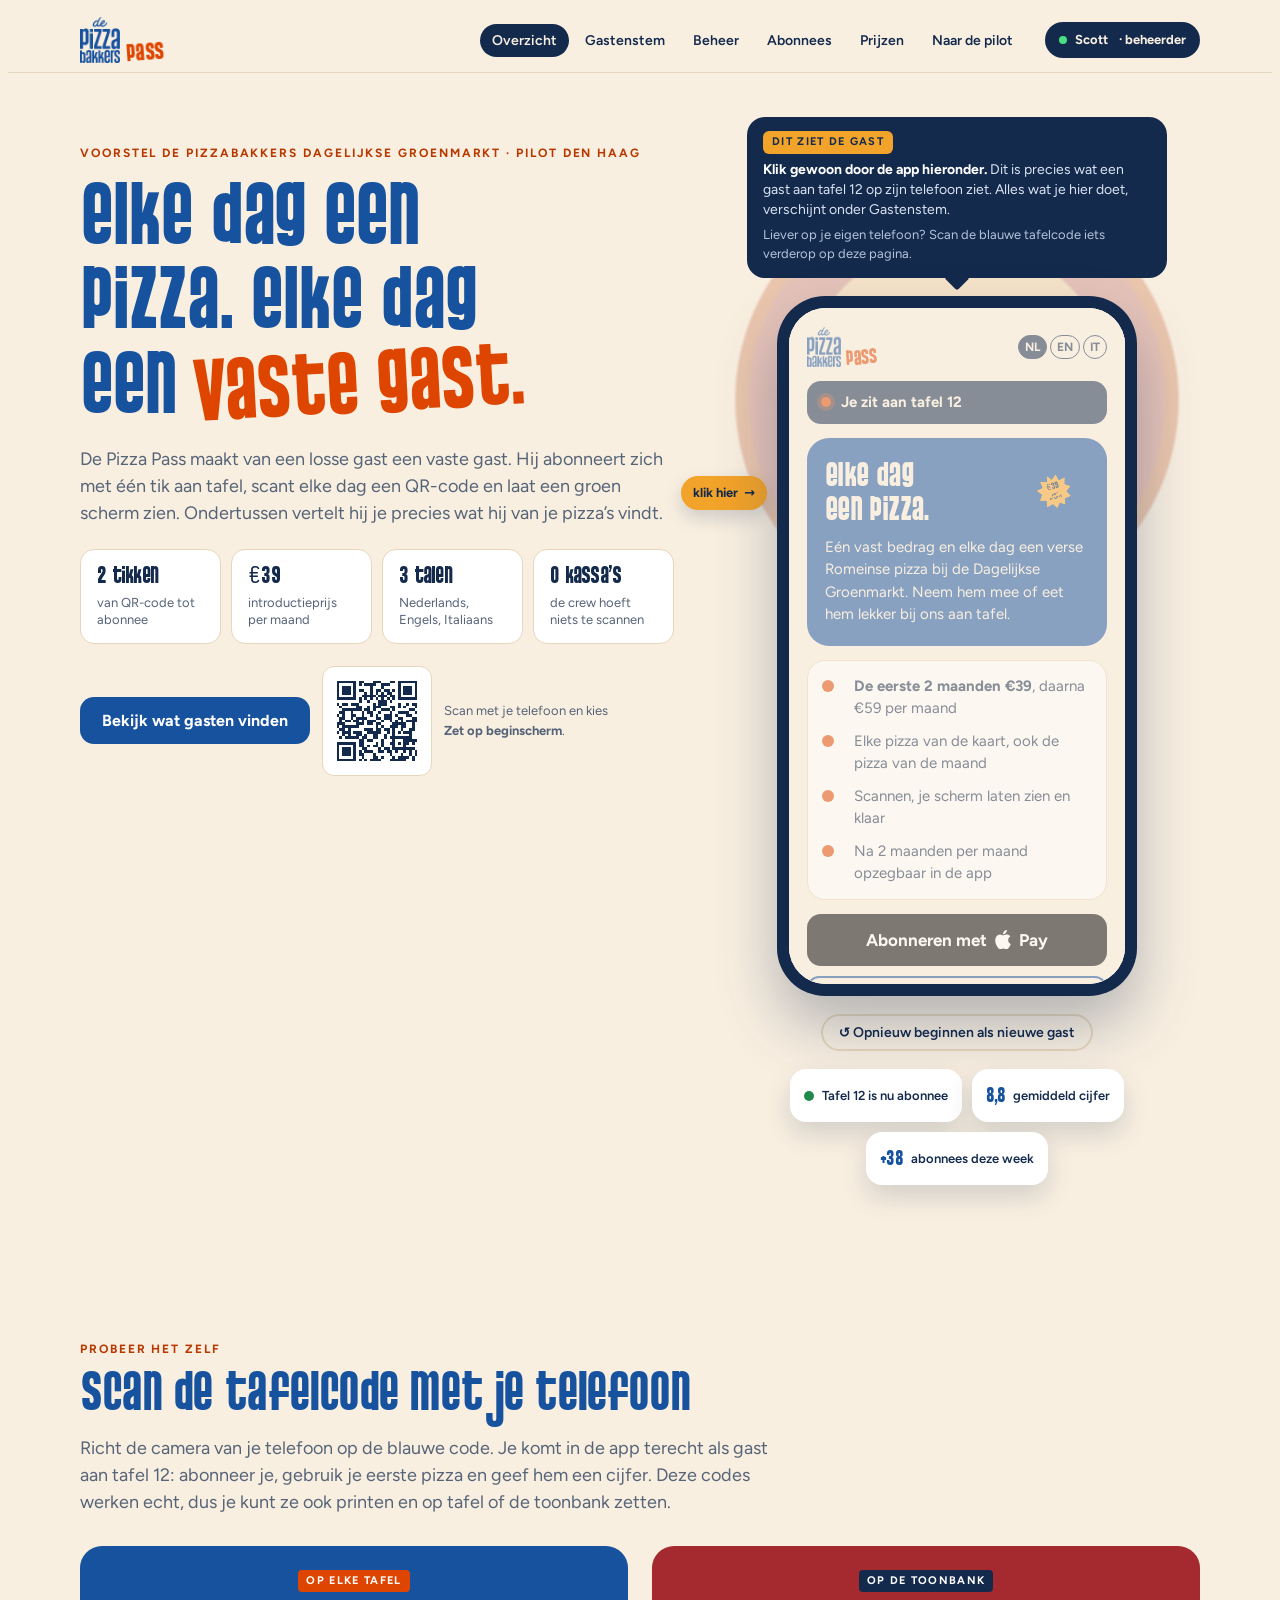
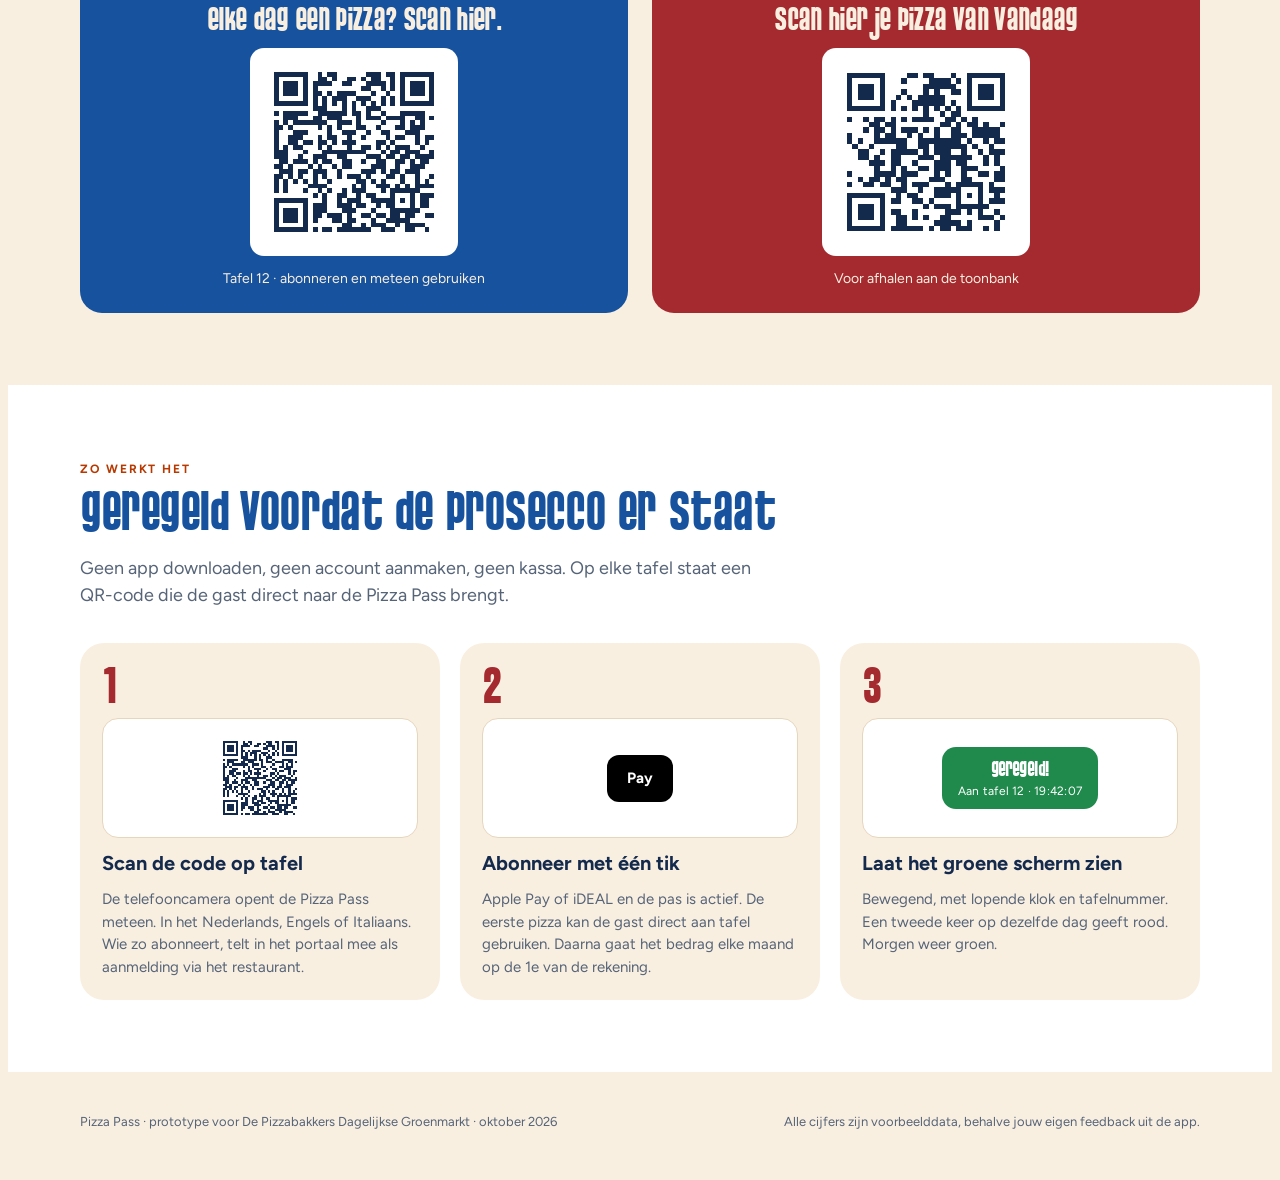
<file: index.html>
<!doctype html><html lang="nl"><head><!-- © 2026 Stefano Ciampichetti. Alle rechten voorbehouden. Kopiëren of hergebruik zonder toestemming is niet toegestaan. --><meta charset="utf-8"><meta name="viewport" content="width=device-width,initial-scale=1,viewport-fit=cover"><meta name="robots" content="noindex,nofollow"><meta name="theme-color" content="#F9EFE1"><title>Pizza Pass</title><meta name="description" content="Elke dag een pizza. Elke dag een vaste gast. Het abonnement van De Pizzabakkers Dagelijkse Groenmarkt."><link rel="icon" href="icons/favicon-32.png"><link rel="apple-touch-icon" href="icons/apple-touch-icon.png"><link rel="preload" href="fonts/pussycat-snickers.woff2" as="font" type="font/woff2" crossorigin><link rel="stylesheet" href="styles.css?v=21"><link rel="stylesheet" href="site.css?v=26"></head><body><div class="ticker" id="ticker" hidden></div><header class="topnav"><div class="in"><a class="brand" href="#top"><img class="logo-img" src="img/logo-blue.png" alt="De Pizzabakkers" width="40" height="46"><span>pass</span></a><nav class="navlinks" role="tablist" aria-label="Onderdelen"><button role="tab" data-tab="overzicht">Overzicht</button> <button role="tab" data-tab="gastenstem">Gastenstem</button> <button role="tab" data-tab="beheer">Beheer</button> <button role="tab" data-tab="portaal">Abonnees</button> <button role="tab" data-tab="prijzen">Prijzen</button> <button role="tab" data-tab="nodig">Naar de pilot</button></nav><span class="admin-pill" title="Je bent ingelogd als beheerder"><i></i>Scott<span class="lbl-long"> · beheerder</span></span></div></header><main id="top"><div class="phone-notice" id="phoneNotice"><div class="in"><b>Tip: open deze pagina op je laptop</b><p>Daar zie je het beheerdersportaal met de QR-codes. Scan een tafelcode met de camera van je telefoon en ervaar de Pizza Pass precies zoals een gast.</p><div class="pn-actions"><button class="btn small orange" id="copyLink">Link kopiëren</button><a class="btn small ghost" href="app/?tafel=12">Toch hier de app openen</a></div></div></div><div class="tabpane" id="t-overzicht"><div class="in hero-wrap"><div class="hero-copy"><span class="eyebrow">Voorstel De Pizzabakkers Dagelijkse Groenmarkt · pilot Den Haag</span><h1>Elke dag een pizza. Elke dag een <em>vaste gast.</em></h1><p class="lead">De Pizza Pass maakt van een losse gast een vaste gast. Hij abonneert zich met één tik aan tafel, scant elke dag een QR-code en laat een groen scherm zien. Ondertussen vertelt hij je precies wat hij van je pizza’s vindt.</p><div class="facts"><div class="fact"><b>2 tikken</b><span>van QR-code tot abonnee</span></div><div class="fact"><b>€39</b><span>introductieprijs per maand</span></div><div class="fact"><b>3 talen</b><span>Nederlands, Engels, Italiaans</span></div><div class="fact"><b>0 kassa’s</b><span>de crew hoeft niets te scannen</span></div></div><div class="hero-actions"><a class="btn orange mobile-open" href="app/?tafel=12" target="_blank" rel="noopener">Probeer de app als gast aan tafel 12</a> <button class="btn blue" data-goto="gastenstem">Bekijk wat gasten vinden</button><div class="qrmini" title="Scan met je telefoon"><canvas id="qrApp" aria-label="QR-code naar de app"></canvas></div><span class="note" style="max-width:22ch">Scan met je telefoon en kies <b>Zet op beginscherm</b>.</span></div></div><div class="stage"><div class="stage-label"><span class="sl-tag">dit ziet de gast</span><p><b>Klik gewoon door de app hieronder.</b> Dit is precies wat een gast aan tafel 12 op zijn telefoon ziet. Alles wat je hier doet, verschijnt onder Gastenstem.</p><p class="sl-alt">Liever op je eigen telefoon? Scan de blauwe tafelcode iets verderop op deze pagina.</p></div><div class="device-wrap"><span class="hand" aria-hidden="true">klik hier</span><div class="device"><iframe id="demoFrame" src="app/?tafel=12" title="Pizza Pass gast-app, wat de gast ziet" allow="camera"></iframe></div></div><button class="restart" id="demoRestart" type="button">↺ Opnieuw beginnen als nieuwe gast</button><div class="floats"><div class="float f1"><span class="dotg"></span>Tafel 12 is nu abonnee</div><div class="float f2"><b id="floatScore">4,5</b>gemiddeld cijfer</div><div class="float f3"><b>+38</b>abonnees deze week</div></div></div></div><section class="band" id="qr"><div class="in"><span class="eyebrow">Probeer het zelf</span><h2 class="big">Scan de tafelcode met je telefoon</h2><p class="lead">Richt de camera van je telefoon op de blauwe code. Je komt in de app terecht als gast aan tafel 12: abonneer je, gebruik je eerste pizza en geef hem een cijfer. Deze codes werken echt, dus je kunt ze ook printen en op tafel of de toonbank zetten.</p><div class="qrrow"><div class="tent"><span class="tag">op elke tafel</span><h3>Elke dag een pizza? Scan hier.</h3><div class="qrbox"><canvas id="qrTable" aria-label="QR-code tafel 12"></canvas></div><p style="font-size:14px">Tafel 12 · abonneren en meteen gebruiken</p></div><div class="tent orange"><span class="tag" style="background:var(--navy)">op de toonbank</span><h3>Scan hier je pizza van vandaag</h3><div class="qrbox"><canvas id="qrCounter" aria-label="QR-code toonbank"></canvas></div><p style="font-size:14px">Voor afhalen aan de toonbank</p></div></div></div></section><section class="band alt" id="hoe"><div class="in"><span class="eyebrow">Zo werkt het</span><h2 class="big">Geregeld voordat de prosecco er staat</h2><p class="lead">Geen app downloaden, geen account aanmaken, geen kassa. Op elke tafel staat een QR-code die de gast direct naar de Pizza Pass brengt.</p><div class="steps3"><div class="stepc"><div class="no">1</div><div class="illu"><canvas id="qrIllu" style="width:84px;height:84px;image-rendering:pixelated" aria-hidden="true"></canvas></div><h3>Scan de code op tafel</h3><p>De telefooncamera opent de Pizza Pass meteen. In het Nederlands, Engels of Italiaans. Wie zo abonneert, telt in het portaal mee als aanmelding via het restaurant.</p></div><div class="stepc"><div class="no">2</div><div class="illu"><div class="ap">Pay</div></div><h3>Abonneer met één tik</h3><p>Apple Pay of iDEAL en de pas is actief. De eerste pizza kan de gast direct aan tafel gebruiken. Daarna gaat het bedrag elke maand op de 1e van de rekening.</p></div><div class="stepc"><div class="no">3</div><div class="illu"><div class="gs">Geregeld!<small>Aan tafel 12 · 19:42:07</small></div></div><h3>Laat het groene scherm zien</h3><p>Bewegend, met lopende klok en tafelnummer. Een tweede keer op dezelfde dag geeft rood. Morgen weer groen.</p></div></div></div></section></div><div class="tabpane" id="t-gastenstem" hidden><section class="band navy" id="gastenstem"><div class="in"><span class="eyebrow">Gastenstem</span><h2 class="big">Je gasten vertellen je wat je moet doen</h2><p class="lead">Anderhalf uur na het ophalen krijgt de gast een melding met twee vragen: wat vond je van de pizza en hoe warm werd je ontvangen? Een cijfer van 1 tot 10 en als hij wil een toelichting. Je ziet precies wie wat gaf, zodat je zelf contact kunt opnemen of een bon kunt sturen.</p><p class="lead" style="margin-top:10px;font-size:15px"><span class="livepill"><i></i>live</span>&nbsp; Geef op je telefoon een beoordeling in de app: die verschijnt hier direct, met je naam en advies erbij. In de demo komt de vraag na tien seconden in plaats van anderhalf uur.</p><div class="vgrid"><div class="panel2 span12 livepanel" id="livePanel" hidden><div class="row"><h3><span class="livepill"><i></i>live</span>&nbsp; Nu in de zaak</h3><span class="sub" id="liveSub"></span></div><div class="livegrid"><div class="livecounts" id="liveCounts"></div><div class="feed" id="liveFeed"></div></div></div><div class="panel2 span4"><div class="scorepair"><div><h3>Pizza</h3><div class="scorebig"><b id="vScore">8,8</b><span id="vScoreSub"></span></div></div><div><h3>Ontvangst</h3><div class="scorebig"><b id="vWelcome">8,6</b><span id="vWelcomeSub"></span></div></div></div><div class="mini-kpis"><div><b id="vCount">0</b><span>cijfers</span></div><div><b id="vHappy">0%</b><span>geeft een 9 of 10</span></div><div><b id="vUnhappy">0%</b><span>geeft 5 of lager</span></div></div><h3 style="margin-top:6px">Wat gasten noemen</h3><div class="tagcloud" id="vTags"></div></div><div class="panel2 span8"><div class="row"><h3>Automatische adviezen voor Scott</h3><span class="sub" id="vAdvCount"></span></div><div class="advice" id="vAdvice"></div></div><div class="panel2 span12" id="gasten"><div class="row"><h3>Wie gaf welk cijfer</h3><span class="sub">laagste cijfers en toelichtingen eerst</span></div><p class="sub">Stuur een gast op eigen initiatief een drankje of tiramisù van het huis. De bon verschijnt direct in zijn app en is 14 dagen geldig aan tafel.</p><div class="tablewrap"><table class="guests"><thead><tr><th>Gast</th><th>Pizza</th><th class="num">Pizza</th><th class="num">Ontvangst</th><th>Toelichting</th><th>Wanneer</th><th>Actie</th></tr></thead><tbody id="vGuests"></tbody></table></div></div><div class="panel2 span6"><h3>Cijfer per pizza</h3><p class="sub">Gemiddeld cijfer van 1 tot 10, laagste in rood</p><div class="hbars" id="vPizzas"></div></div><div class="panel2 span6"><h3>Wanneer komen abonnees?</h3><p class="sub">Opgehaalde pizza’s per dag en uur, laatste 4 weken</p><div class="heat" id="vHeat"></div><h3 style="margin-top:10px">Favoriete pizza</h3><div class="hbars" id="vFavs"></div></div><div class="panel2 span5"><h3>Stemming: pizza van november</h3><div class="hbars" id="vPoll"></div></div><div class="panel2 span7"><h3>Laatste opmerkingen</h3><div class="quotes" id="vQuotes"></div></div></div></div></section></div><div class="tabpane" id="t-beheer" hidden><section class="band" id="beheer"><div class="in"><span class="eyebrow">Beheer</span><h2 class="big">Jouw beheerdersaccount</h2><p class="lead">Maak je vaste gasten en ambassadeurs blij met de pizza van de maand of een bedankje. Stille abonnees laat je standaard met rust: die betalen, komen weinig en hoeven niet wakker geschud te worden. Elk advies onder Gastenstem heeft een knop die het bericht hier alvast voor je klaarzet.</p><div class="vgrid"><div class="panel2 span7 composer"><h3>Bericht aan abonnees</h3><label class="sub" for="cAud">Naar</label> <select id="cAud"><option value="vast">Vaste gasten, 8 keer of vaker deze maand (74)</option><option value="amb">Ambassadeurs, 3 keer op rij een 8 of hoger (39)</option><option value="actief">Iedereen die deze maand is geweest (131)</option><option value="zonderap">Actieve abonnees zonder Aperitivo (98)</option><option value="all">Alle abonnees, ook de stille (212)</option></select><p class="warn" id="cWarn" hidden>Let op: dit bericht gaat ook naar 81 stille abonnees. Die kun je beter met rust laten.</p><label class="sub" for="cText">Bericht</label> <textarea id="cText" rows="4" maxlength="240">Nieuw op de kaart: Mortadella e pistacchio, jullie winnaar van de stemming. Als vaste gast proef je hem als eerste!</textarea><div class="row"><span class="sub" id="cCount"></span><span class="sub">De gast ontvangt het als melding op zijn telefoon</span></div><div class="quick"><button class="chipbtn" data-q="pdm">Pizza van de maand aan vaste gasten</button> <button class="chipbtn" data-q="amb">Ambassadeurs als eerste laten proeven</button> <button class="chipbtn" data-q="dank">Bedankje voor vaste gasten</button></div><button class="btn orange" id="cSend">Versturen</button></div><div class="panel2 span5 previewp"><h3>Zo ziet de gast het</h3><div class="lock"><div class="lock-time" id="lockTime">19:42</div><div class="notif"><div class="ni"></div><div><b>Pizza Pass</b><p id="nPreview"></p></div><span>nu</span></div></div><h3>Automatisch, zonder dat je iets hoeft te doen</h3><ul class="autolist"><li><b>1,5 uur na het ophalen</b> de vraag hoe de pizza en de ontvangst waren</li><li><b>Na 3 keer op rij een 8 of hoger</b> een verzoek om een Google-review, met directe link</li><li><b>Een bon van Scott</b> verschijnt meteen in de app van die ene gast</li></ul><h3>Verstuurd</h3><div class="sentlog" id="sentLog"><p class="sub">Nog niets verstuurd. Probeer het: heb je de app open op je telefoon, dan krijg je het bericht daar direct als melding.</p></div></div></div></div></section></div><div class="tabpane" id="t-portaal" hidden><section class="band" id="portaal"><div class="in" style="display:flex;flex-direction:column;gap:16px"><div><span class="eyebrow">Abonnees</span><h2 class="big">Alles in één oogopslag</h2><p class="lead">Abonnees, verzilverde pizza’s per dag, week of maand en wie er al een tijd niet is geweest. Betalingen en opzeggingen lopen via Stripe.</p></div><div class="toolbar"><span></span><span class="chip wait">voorbeelddata</span></div><div class="kpis" id="kpis"></div><div class="grid2 srcgrid"><div class="chartcard"><h3>Waar komen nieuwe abonnees vandaan?</h3><p class="note">Aanmelding via de QR-code op tafel of de toonbank telt als restaurant. Een link uit een post, mail of advertentie telt als online, met de bron erbij.</p><div class="srcbar" id="srcBar"></div><div class="srclegend" id="srcLegend"></div></div><div class="chartcard"><h3>Als een betaling mislukt</h3><ol class="dunning"><li><b>Dag 0</b> Afschrijving mislukt. De gast krijgt een melding met een knop om zijn betaling bij te werken. Zijn pas staat op pauze tot het geld binnen is.</li><li><b>Daarna</b> Stripe probeert het automatisch opnieuw: bij een kaart standaard tot 8 keer in 2 weken, bij iDEAL-incasso tot 2 keer in 30 dagen (die optie zetten we aan).</li><li><b>Betaald</b> De pas is meteen weer groen, zonder dat de crew iets hoeft te doen.</li><li><b>Niet betaald</b> Na de laatste poging zegt Stripe het abonnement op. Die keuze stel je zelf in.</li></ol></div></div><div class="chartcard"><div class="toolbar"><h3>Verzilverd</h3><div class="seg" role="group" aria-label="Periode"><button aria-pressed="true" data-range="dag">Per dag</button> <button aria-pressed="false" data-range="week">Per week</button> <button aria-pressed="false" data-range="maand">Per maand</button></div></div><div class="chart" id="chart"></div><p class="note" id="chartNote"></p></div><div class="toolbar"><h3>Abonnees</h3><div style="display:flex;gap:8px;flex-wrap:wrap"><input id="q" type="search" placeholder="Zoek op naam" aria-label="Zoek op naam"> <select id="f" aria-label="Filter"><option value="all">Alle abonnees</option><option value="intro">Introductie</option><option value="reg">Regulier</option><option value="stil">Stil (hooguit 2 keer deze maand)</option><option value="ap">Met Aperitivo</option></select></div></div><div class="tablewrap"><table><thead><tr><th>Naam</th><th>Sinds</th><th>Fase</th><th class="num">Deze maand</th><th>Laatste bezoek</th><th>Aperitivo</th><th>Beloning</th><th>Status</th></tr></thead><tbody id="tbody"></tbody></table></div><p class="note">Betalingen, facturen en opzeggingen lopen via Stripe; het portaal haalt die op en voegt de scans toe. Het Stripe-account van Scott kan daar later aan worden gekoppeld.</p></div></section></div><div class="tabpane" id="t-prijzen" hidden><section class="band alt" id="prijzen"><div class="in" style="display:flex;flex-direction:column;gap:16px"><div><span class="eyebrow">Pas en prijzen</span><h2 class="big">Laag instappen, winst op de tafel</h2><p class="lead">Eerst zo veel mogelijk abonnees met de hele kaart, daarna rekenen met echte cijfers. Rond de 100 abonnees beoordelen we of het winstgevend is en sturen we bij met de prijs of het menu.</p></div><div class="grid2"><div class="plan hl"><span class="tag" style="align-self:flex-start">basis</span><h3 style="font-size:20px">Pizza Pass</h3><div class="price">€39 <small>per maand, de eerste 2 maanden</small></div><div class="price" style="font-size:30px">€59 <small>per maand, daarna</small></div><ul class="list"><li><span>Elke dag één pizza van de hele kaart, inclusief de pizza van de maand</span></li><li><span>Afhalen of in het restaurant</span></li><li><span>Afschrijving op de 1e van de maand, na de meeste salarissen. De eerste maand betaal je naar rato: zijn er nog 8 dagen over, dan betaal je ongeveer €10.</span></li><li><span>Na 2 maanden per maand opzegbaar</span></li></ul></div><div class="plan"><span class="tag" style="align-self:flex-start">uitbreiding</span><h3 style="font-size:20px">+ Aperitivo</h3><div class="price">+€19 <small>per maand</small></div><ul class="list"><li><span>Bij elke pizza <b>aan tafel</b> een drankje t/m €4,60: Peroni M of 0.0, Molecola, Sanpellegrino, ijsthee</span></li><li><span>Alleen in het restaurant. Afhalen wordt er niet goedkoper van, binnen eten wel aantrekkelijker.</span></li><li><span>Tweede drankje of prosecco: gewone prijs</span></li></ul></div><div class="plan"><span class="tag" style="align-self:flex-start">beloningen</span><h3 style="font-size:20px">Belonen aan tafel</h3><ul class="list"><li><span><b>Een week geen pizza:</b> tiramisù classico van het huis (€8,90), 7 dagen geldig aan tafel</span></li><li><span><b>10e keer aan tafel:</b> focaccia romana (€4,90)</span></li><li><span><b>1 jaar lid:</b> 3-gangenmenu voor twee (€59,80) met een fles prosecco (€35,90)</span></li><li><span><b>Op eigen initiatief:</b> een drankje of tiramisù voor een gast die een laag cijfer gaf</span></li></ul><p class="note">Alle beloningen worden aan tafel verzilverd, zodat er een drankje bij komt.</p></div></div><div class="grid2 costgrid"><div class="chartcard"><h3>Inkoop per pizza</h3><p class="note">Kale productprijs zonder waste, exclusief 9% btw. Bron: Scott, oktober 2026.</p><div class="hbars cost" id="costBars"></div></div><div class="chartcard"><h3>Wat dit betekent</h3><div class="bigfacts"><div><b>€2,88</b><span>gemiddelde inkoop van de 13 pizza’s op de kaart</span></div><div><b>€3,25</b><span>waar we mee rekenen, met een slag om de arm voor waste en doos</span></div><div><b>€26</b><span>gemiddelde besteding per gast, exclusief btw</span></div><div><b>±€11</b><span>aan drankjes en extra’s per bezoek aan tafel, als een abonnee besteedt als een gewone gast</span></div></div></div></div><div class="chartcard"><h3>Rekensom per abonnee per maand</h3><p class="note">Exclusief 9% btw en na Stripe-kosten (ongeveer 1,5% plus €0,25). Inkoop €3,25 per pizza. Personeel, energie en een eventuele afdracht aan het hoofdkantoor zitten er nog niet in, de omzet aan tafel ook niet.</p><div class="chart"><table class="calc" style="min-width:560px"><thead><tr><th>Type gast</th><th class="num">Pizza’s</th><th class="num">Inkoop</th><th class="num">Saldo bij €39</th><th class="num">Saldo bij €59</th></tr></thead><tbody><tr><td>Stil, komt bijna niet</td><td class="num">3</td><td class="num">€ 10</td><td class="num pos">+€ 25</td><td class="num pos">+€ 43</td></tr><tr><td>Gemiddeld</td><td class="num">10</td><td class="num">€ 33</td><td class="num pos">+€ 2</td><td class="num pos">+€ 20</td></tr><tr><td>Fanatiek</td><td class="num">22</td><td class="num">€ 72</td><td class="num neg">−€ 37</td><td class="num neg">−€ 19</td></tr><tr><td>Elke dag</td><td class="num">31</td><td class="num">€ 101</td><td class="num neg">−€ 66</td><td class="num neg">−€ 48</td></tr></tbody></table></div><p class="note">Omslagpunt: bij €39 rond 11 pizza’s per maand, bij €59 rond 16. Eet een fanatieke abonnee de helft van zijn pizza’s aan tafel, dan brengt hij met ±€11 per bezoek zo’n €120 extra omzet mee. Bij 100 abonnees maken we deze rekensom opnieuw met de echte cijfers uit het portaal.</p></div></div></section></div><div class="tabpane" id="t-nodig" hidden><section class="band blue" id="nodig"><div class="in"><span class="eyebrow">Van prototype naar pilot</span><h2 class="big">Wat we nog van Scott nodig hebben</h2><p class="lead">Het prototype draait volledig. Dit is wat er al ligt, wat we nodig hebben om het hoofdkantoor te overtuigen en wat daarna nodig is om aan de Dagelijkse Groenmarkt echt te starten.</p><div class="phase"><div class="phase-head"><span class="st done">binnen</span><h3>Al geregeld</h3></div><div class="need"><div class="ok"><b>Huisstijl en logo</b><p>Kleurenpalet van CIRCUS, het logo van de Dagelijkse Groenmarkt en de huisletter staan in de app, het portaal en het app-icoon.</p></div><div class="ok"><b>Kaart en prijzen</b><p>De avondkaart en drankenkaart van oktober 2026 staan in de app, inclusief pizza van de maand.</p></div><div class="ok"><b>Werkend prototype</b><p>Abonneren, tafelcode, beoordelen, bonnen en berichten werken live tussen telefoon en laptop.</p></div><div class="ok"><b>Feedback van Scott</b><p>Verwerkt: maandbedrag, cijfers van 1 tot 10 voor pizza en ontvangst, bonnen, Google-review en berichten alleen aan vaste gasten.</p></div><div class="ok"><b>Inkoop en gemiddelde bon</b><p>Gemiddeld €2,88 inkoop per pizza en €26 besteding per gast. De rekensom onder Prijzen is daarop gebaseerd.</p></div><div class="ok"><b>Welke pizza’s in de pas zitten</b><p>De hele kaart voor de pilot. Rond de 100 abonnees evalueren we prijs en menu.</p></div></div></div><div class="phase"><div class="phase-head"><span class="st">voor de pitch</span><h3>Nodig om het hoofdkantoor te overtuigen</h3><span class="when">deze en volgende week</span></div><div class="need"><div><b>Nieuw lettertype en licentie</b><p>Logo en oude huisletter (Pussycat) zijn verwerkt. Het nieuwe lettertype van CIRCUS volgt zodra het af is. Voor de echte app checken we bij CIRCUS of de licentie gebruik online toestaat.</p></div><div><b>Online pizza’s</b><p>Carnivora, Cinque Formaggi, Gialla ’Nduja, Napoletana en Quattro Stagioni staan alleen online. Horen die ook in de pas?</p></div><div><b>Inkoop pizza van de maand</b><p>Van Tutte le zucchine ontbreekt nog de inkoopprijs. In de rekensom tellen we hem als de duurste.</p></div></div></div><div class="phase"><div class="phase-head"><span class="st later">voor de pilot</span><h3>Nodig om aan de Groenmarkt te starten</h3><span class="when">na akkoord van HQ</span></div><div class="need"><div><b>Akkoord van het hoofdkantoor</b><p>Over het concept, de prijzen en het gebruik van merk en naam.</p></div><div><b>Stripe-account</b><p>Toegang tot het bestaande account, met maandelijkse afschrijving op de 1e en de eerste maand naar rato. Ook kiezen we samen wat er gebeurt na de laatste mislukte betaling.</p></div><div><b>Google-reviewlink</b><p>De directe reviewlink van de vestiging uit Google Bedrijfsprofiel, voor het verzoek na drie keer een 8 of hoger.</p></div><div><b>Tafels, startdatum en maximum</b><p>Het aantal tafels voor de tafelcodes, een startdatum en het maximum aantal passen, bijvoorbeeld 100.</p></div><div><b>Reserveringslink</b><p>De directe link of het restaurant-ID van het reserveringssysteem voor de knop in de app.</p></div><div><b>Voorwaarden en privacy</b><p>Opzegtermijn, bedenktijd en privacyverklaring, afgestemd met het hoofdkantoor. Ook dat we gasten mogen mailen over hun beoordeling.</p></div><div><b>Uitleg voor de crew</b><p>Een kwartier instructie: groen scherm is goed, rood is vandaag al opgehaald, oranje is een betaling die openstaat.</p></div></div></div></div></section></div></main><footer><div class="in"><span>Pizza Pass · prototype voor De Pizzabakkers Dagelijkse Groenmarkt · oktober 2026</span><span>Alle cijfers zijn voorbeelddata, behalve jouw eigen feedback uit de app.</span></div></footer><script src="config.js?v=20"></script><script src="vendor/supabase.js"></script><script src="live.js?v=20"></script><script src="vendor/qrcode.js?v=20"></script><script src="data.js?v=21"></script><script src="site.js?v=24"></script></body></html>
</file>
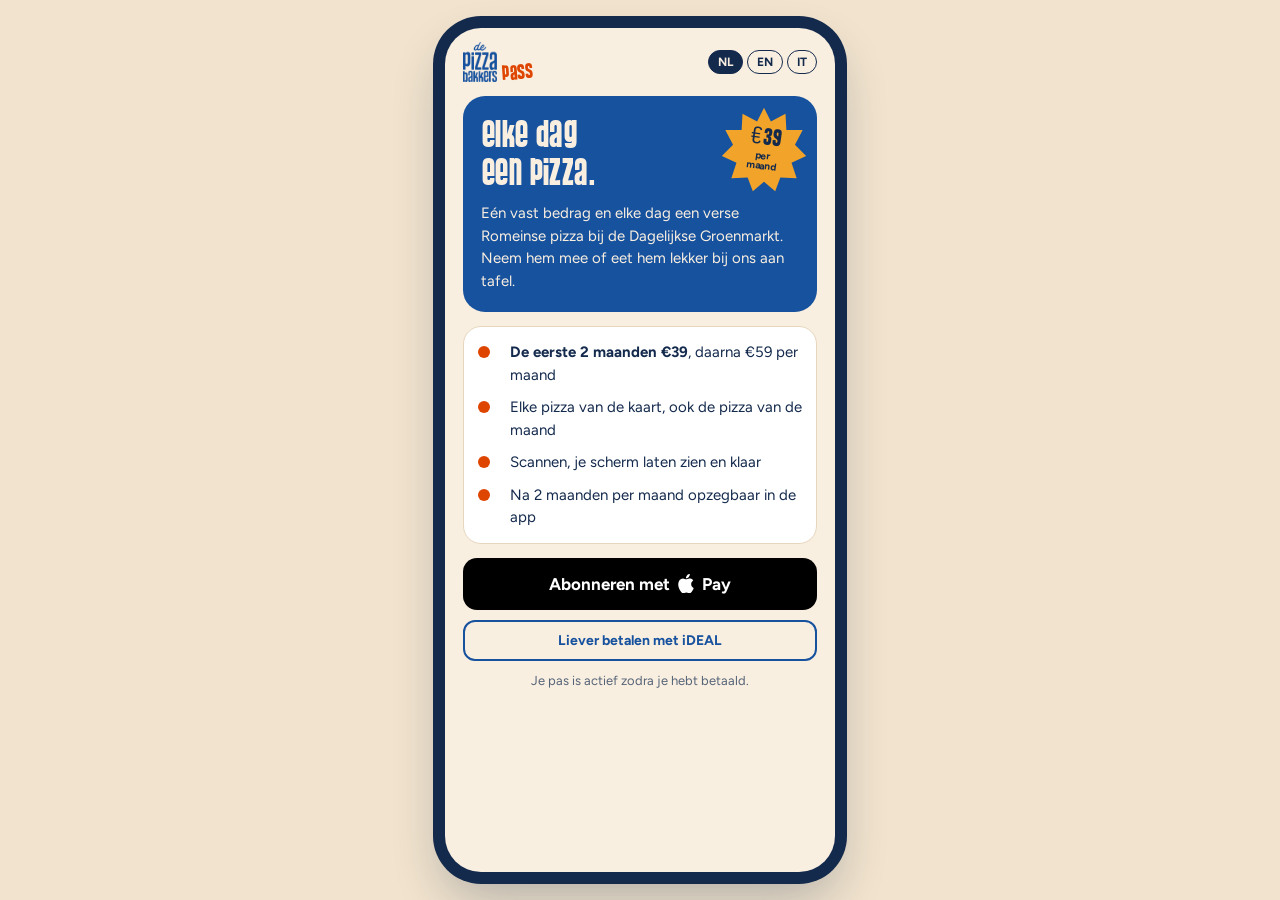
<file: app/index.html>
<!doctype html><html lang="nl"><head><!-- © 2026 Stefano Ciampichetti. Alle rechten voorbehouden. Kopiëren of hergebruik zonder toestemming is niet toegestaan. --><meta charset="utf-8"><meta name="viewport" content="width=device-width,initial-scale=1,viewport-fit=cover"><meta name="robots" content="noindex,nofollow"><meta name="theme-color" content="#F9EFE1"><meta name="apple-mobile-web-app-capable" content="yes"><meta name="mobile-web-app-capable" content="yes"><meta name="apple-mobile-web-app-status-bar-style" content="default"><meta name="apple-mobile-web-app-title" content="Pizza Pass"><title>Pizza Pass</title><link rel="manifest" href="manifest.webmanifest"><link rel="icon" href="../icons/favicon-32.png"><link rel="apple-touch-icon" href="../icons/apple-touch-icon.png"><link rel="preload" href="../fonts/pussycat-snickers.woff2" as="font" type="font/woff2" crossorigin><link rel="stylesheet" href="../styles.css?v=21"><link rel="stylesheet" href="app.css?v=24"></head><body><div class="app" id="app"><section class="view" id="v-landing"><div class="appbar"><div class="mini-logo brandmark"><img class="logo-img" src="../img/logo-blue.png" alt="De Pizzabakkers" width="35" height="40"><span class="o">pass</span></div><div class="lang-mini" role="group" aria-label="Taal"><button data-lang="nl">NL</button><button data-lang="en">EN</button><button data-lang="it">IT</button></div></div><div class="table-banner" id="tableBanner" hidden><span class="dot"></span><span id="tableBannerTxt"></span></div><div class="hero"><div class="burst pop"><svg viewBox="0 0 100 100" aria-hidden="true"><polygon fill="#F2A32A" points="50,2 58,18 75,9 76,28 95,28 86,45 99,58 82,66 88,84 69,83 63,99 50,88 37,99 31,83 12,84 18,66 1,58 14,45 5,28 24,28 25,9 42,18"/></svg><div>€39<small data-t="burst"></small></div></div><h1 data-t="heroTitle"></h1><p data-t="heroText"></p></div><div class="card"><ul class="list"><li><span data-t="li1"></span></li><li><span data-t="li2"></span></li><li><span data-t="li3"></span></li><li><span data-t="li4"></span></li></ul></div><div class="cta-stack"><button class="btn black big" id="applepay"><span data-t="payBtn"></span><svg width="16" height="19" viewBox="0 0 17 20" fill="#fff" aria-hidden="true"><path d="M14 10.6c0-2.6 2.1-3.8 2.2-3.9-1.2-1.8-3.1-2-3.7-2-1.6-.2-3.1.9-3.9.9-.8 0-2-.9-3.3-.9C3.6 4.8 2 5.8 1.1 7.3c-1.8 3.2-.5 7.9 1.3 10.5.9 1.3 1.9 2.7 3.2 2.6 1.3-.1 1.8-.8 3.3-.8s2 .8 3.3.8c1.4 0 2.3-1.3 3.1-2.6 1-1.5 1.4-2.9 1.4-3-.1 0-2.7-1-2.7-4.2zM11.5 3c.7-.9 1.2-2 1-3.2-1 0-2.3.7-3 1.6-.7.8-1.2 2-1.1 3.1 1.2.1 2.3-.6 3.1-1.5z"/></svg>Pay</button> <button class="btn ghost small" id="ideal" data-t="ideal"></button><p class="note center" data-t="activeNote"></p></div></section><section class="view" id="v-welcome" hidden><div class="welcome"><div class="big-pizza spin-in" aria-hidden="true"></div><h1 data-t="welcomeTitle"></h1><p id="welcomeText"></p><button class="btn orange big" id="welcomeUse" data-t="welcomeBtn"></button> <button class="btn ghost small" id="welcomeLater" data-t="welcomeLater"></button></div></section><section class="view" id="v-home" hidden><div class="appbar"><div class="mini-logo"><span data-t="hello"></span> <span class="o" id="firstName">Sanne</span>!</div><span class="chip or" data-t="phase"></span></div><div class="pass"><div class="row"><span class="tag">pizza pass</span><span class="chip" id="todaychip"></span></div><div class="big" id="passline"></div><button class="btn orange" id="payFix" hidden data-t="payFix"></button> <button class="btn orange" id="toScan"><svg class="ic16" viewBox="0 0 24 24" fill="none" stroke="currentColor" stroke-width="2.4"><path d="M4 8V5a1 1 0 0 1 1-1h3M16 4h3a1 1 0 0 1 1 1v3M20 16v3a1 1 0 0 1-1 1h-3M8 20H5a1 1 0 0 1-1-1v-3M7 12h10"/></svg><span data-t="toScan"></span></button></div><div class="tiles"><div class="tile"><div class="l" data-t="saved"></div><div class="v" id="saved">€ 118</div></div><div class="tile"><div class="l" data-t="count"></div><div class="v"><span id="count">11</span> <small data-t="times"></small></div></div></div><div id="bonList"></div><div class="card msg-card" id="msgCard" hidden><span class="eyebrow-s" data-t="msgFrom"></span><p id="msgText"></p></div><div class="card rate-card" id="rateCard" hidden><div class="rate-head"><div class="mini-slice" aria-hidden="true"></div><div><h3 id="rateCardTitle"></h3><p class="note" data-t="rateCardSub"></p></div></div><button class="btn blue small" id="rateOpen" data-t="rateCardBtn"></button></div><div class="card poll" id="poll"><div class="row"><h3 data-t="pollTitle"></h3><span class="chip or" data-t="pollChip"></span></div><p class="note" data-t="pollSub"></p><div class="poll-opts" id="pollOpts"></div></div><div class="duo"><a class="btn blue small" href="https://www.depizzabakkers.nl/vestigingen/den-haag-dagelijkse-groenmarkt/" target="_blank" rel="noopener" data-t="reserve"></a> <button class="btn ghost small" id="inviteBtn2" data-t="inviteTitle"></button></div><div class="card"><div class="row"><h3 data-t="pdmTitle"></h3><span class="chip wait" data-t="october"></span></div><p style="margin-top:4px" data-t="pdmText"></p></div></section><section class="view" id="v-scan" hidden><div class="appbar"><div class="mini-logo" data-t="scanTitle"></div><button class="btn ghost small auto" id="scanBack" data-t="back"></button></div><div class="cam" id="cam"><video id="video" playsinline muted></video><div class="frame"><div class="laser"></div></div><div class="err" id="camErr" hidden></div><div class="cap" data-t="camCap"></div></div><p class="note" data-t="scanNote"></p><button class="btn ghost small" id="doScan" data-t="doScan"></button></section><section class="view" id="v-result" hidden><div class="done ok" id="doneBox"><div class="shine" aria-hidden="true"></div><svg class="pz" viewBox="0 0 100 100" aria-hidden="true"><circle cx="50" cy="50" r="46" fill="#f3c27a"/><circle cx="50" cy="50" r="38" fill="#A42A2F"/><circle cx="36" cy="38" r="7" fill="#F9EFE1"/><circle cx="62" cy="34" r="6" fill="#F9EFE1"/><circle cx="58" cy="62" r="8" fill="#F9EFE1"/><circle cx="34" cy="64" r="5" fill="#2e7d32"/><circle cx="66" cy="48" r="4" fill="#2e7d32"/></svg><h1 id="doneTitle"></h1><div class="tablechip" id="tableChip" hidden></div><div class="clock" id="liveClock"></div><div id="doneDate"></div><p id="doneSub"></p></div><div class="card" id="pickCard"><h3 data-t="whichPizza"></h3><p class="note" data-t="whichSub"></p><div class="chips" id="pickChips"></div><p class="enjoy" id="enjoy" hidden></p></div><p class="note" data-t="resNote"></p><p class="note proto-hint" id="rateDemo" hidden data-t="rateDemo"></p><button class="btn blue" id="resHome" data-t="resHome"></button></section><section class="view" id="v-rewards" hidden><div class="appbar"><div class="mini-logo" data-t="rewTitle"></div></div><div id="bonList2"></div><div class="card reward"><div class="ic tira"><svg viewBox="0 0 24 24" fill="none" stroke="currentColor" stroke-width="2"><rect x="3" y="8" width="18" height="12" rx="2"/><path d="M3 12h18M8 8V6a4 4 0 0 1 8 0v2"/></svg></div><div><h3 data-t="tiraTitle"></h3><p class="note" data-t="tiraText"></p><div class="prog"><i style="--w:43%"></i></div><p class="note" data-t="tiraProg"></p></div></div><div class="card reward"><div class="ic din"><svg viewBox="0 0 24 24" fill="none" stroke="currentColor" stroke-width="2"><path d="M8 3v6a4 4 0 0 0 8 0V3M12 13v8M8 21h8"/></svg></div><div><h3 data-t="dinTitle"></h3><p class="note" data-t="dinText"></p><div class="prog"><i style="--w:15%"></i></div><p class="note" data-t="dinProg"></p></div></div><div class="card reward"><div class="ic reg"><svg viewBox="0 0 24 24" fill="none" stroke="currentColor" stroke-width="2"><path d="M12 2c3 4 6 6 6 11a6 6 0 0 1-12 0c0-3 2-5 3-7 1 2 2 3 3 3 0-3 0-5 0-7z"/></svg></div><div><h3 data-t="regTitle"></h3><p class="note" data-t="regText"></p><div class="prog"><i style="--w:60%"></i></div><p class="note" data-t="regProg"></p></div></div><div class="card reward"><div class="ic fr"><svg viewBox="0 0 24 24" fill="none" stroke="currentColor" stroke-width="2"><circle cx="9" cy="8" r="3.5"/><circle cx="17" cy="9" r="2.5"/><path d="M2.5 20a6.5 6.5 0 0 1 13 0M15 14.5a5 5 0 0 1 6.5 4.8"/></svg></div><div><h3 data-t="friendTitle"></h3><p class="note" data-t="friendText"></p><div class="prog"><i style="--w:0%"></i></div><p class="note" data-t="friendProg"></p><button class="btn orange small" id="inviteBtn" style="margin-top:8px" data-t="inviteBtn"></button></div></div></section><section class="view" id="v-account" hidden><div class="appbar"><div class="mini-logo" data-t="accTitle"></div><div class="lang-mini" role="group" aria-label="Taal"><button data-lang="nl">NL</button><button data-lang="en">EN</button><button data-lang="it">IT</button></div></div><div class="card fav"><h3 data-t="favTitle"></h3><div class="fav-name" id="favName"></div><div class="duo"><button class="btn blue small" id="favPick" data-t="favPick"></button> <button class="btn ghost small" id="favShare" data-t="favShare"></button></div></div><div class="card"><div class="row"><h3>Pizza Pass</h3><span class="chip ok" data-t="active"></span></div><p class="note" style="margin-top:4px" data-t="accText"></p></div><div class="card"><div class="row"><h3>+ Aperitivo</h3><span class="chip wait" id="apChip"></span></div><p class="note" style="margin:4px 0 10px" data-t="apText"></p><button class="btn orange small" id="apBtn"></button></div><div class="card"><h3 data-t="cancelTitle"></h3><p class="note" style="margin:4px 0 10px" data-t="cancelText"></p><button class="btn ghost small" disabled="disabled" data-t="cancelBtn"></button></div><div class="card proto"><h3 data-t="fbTitle"></h3><p class="note" style="margin:4px 0 10px" data-t="fbText"></p><textarea id="fbText" rows="3" aria-label="Feedback"></textarea> <button class="btn blue small" id="fbSend" data-t="fbSend"></button> <button class="btn ghost small" id="demoFail" data-t="demoFail"></button> <button class="btn ghost small" id="demoReset" data-t="demoReset"></button></div></section><nav class="tabbar" id="tabbar" hidden><button class="on" data-go="home"><svg viewBox="0 0 24 24" fill="none" stroke="currentColor" stroke-width="2"><rect x="3" y="5" width="18" height="14" rx="3"/><path d="M7 10h6M7 14h3"/></svg><span data-t="tabPass"></span></button> <button data-go="scan"><svg viewBox="0 0 24 24" fill="none" stroke="currentColor" stroke-width="2"><path d="M4 8V5a1 1 0 0 1 1-1h3M16 4h3a1 1 0 0 1 1 1v3M20 16v3a1 1 0 0 1-1 1h-3M8 20H5a1 1 0 0 1-1-1v-3M7 12h10"/></svg><span data-t="tabScan"></span></button> <button data-go="rewards"><svg viewBox="0 0 24 24" fill="none" stroke="currentColor" stroke-width="2"><path d="m12 3 2.6 5.3 5.9.9-4.3 4.1 1 5.8L12 16.4 6.8 19.1l1-5.8L3.5 9.2l5.9-.9z"/></svg><span data-t="tabRew"></span></button> <button data-go="account"><svg viewBox="0 0 24 24" fill="none" stroke="currentColor" stroke-width="2"><circle cx="12" cy="8" r="4"/><path d="M4 21a8 8 0 0 1 16 0"/></svg><span data-t="tabAcc"></span></button></nav><div class="sheet-bg" id="paysheet" hidden><div class="sheet apple" role="dialog" aria-label="Apple Pay"><div class="sheet-top"><b style="font-size:17px">Pay</b><button class="linkbtn" id="payCancel" data-t="payCancel"></button></div><div class="r"><span data-t="sCard"></span><span>Visa •••• 4417</span></div><div class="r"><span data-t="sContact"></span><span id="sMail">sanne@voorbeeld.nl</span></div><div class="r"><span data-t="sSub"></span><span data-t="sSubVal"></span></div><div class="r sub"><span id="sNowLbl"></span><span id="sNowAmt"></span></div><div class="r sub"><span id="sIntroLbl"></span><span id="sIntroAmt"></span></div><div class="r sub"><span data-t="sAfter"></span><span id="sAfterAmt"></span></div><div class="r tot"><span data-t="sNow"></span><span id="sTot"></span></div><p class="sheet-note sub" data-t="sProrata"></p><div class="side-btn" id="payConfirm" role="button" tabindex="0" data-t="sConfirm"></div><p class="sheet-hint" data-t="sHint"></p></div></div><div class="sheet-bg" id="ratesheet" hidden><div class="sheet brand" role="dialog" aria-labelledby="rateH"><div class="grab"></div><h2 id="rateH" data-t="rateTitle"></h2><p class="note" data-t="rateWhich"></p><div class="chosen" id="rateChosen" hidden></div><div class="chips small" id="rateChips"></div><div class="q10"><h3 data-t="qPizza"></h3><div class="scale" id="scPizza" role="radiogroup"></div><div class="scale-ends"><span data-t="scaleLo"></span><span data-t="scaleHi"></span></div></div><div class="q10"><h3 data-t="qWelcome"></h3><div class="scale" id="scWelcome" role="radiogroup"></div><div class="scale-ends"><span data-t="scaleLo"></span><span data-t="scaleHi"></span></div></div><p class="note" data-t="tagsTitle"></p><div class="chips small" id="tagChips"></div><textarea id="rateComment" rows="2" aria-label="Opmerking"></textarea><div class="duo"><button class="btn ghost small" id="rateLater" data-t="later"></button> <button class="btn orange small" id="rateSend" data-t="rateSend" disabled="disabled"></button></div></div></div><div class="sheet-bg" id="revsheet" hidden><div class="sheet brand review" role="dialog" aria-labelledby="revH"><div class="grab"></div><div class="stars" aria-hidden="true">8 · 9 · 10</div><h2 id="revH" data-t="revTitle"></h2><p class="note" data-t="revText"></p><a class="btn orange" id="revGo" target="_blank" rel="noopener" data-t="revBtn"></a> <button class="btn ghost small" id="revLater" data-t="revLater"></button></div></div><div class="sheet-bg" id="favsheet" hidden><div class="sheet brand" role="dialog" aria-labelledby="favH"><div class="grab"></div><h2 id="favH" data-t="favPick"></h2><div class="chips" id="favChips"></div></div></div></div><div class="push" id="push" hidden role="status"><div class="ni"></div><div><b>Pizza Pass</b><p id="pushText"></p></div><span data-t="now"></span></div><canvas id="confetti" aria-hidden="true"></canvas><div class="toast" id="toast" role="status" hidden></div><script src="../config.js?v=20"></script><script src="../vendor/supabase.js"></script><script src="../live.js?v=20"></script><script src="i18n.js?v=22"></script><script src="app.js?v=21"></script><script src="../vendor/jsQR.js" defer="defer"></script></body></html>
</file>
<file: styles.css>
/* © 2026 Stefano Ciampichetti. Alle rechten voorbehouden. Kopiëren of hergebruik zonder toestemming is niet toegestaan. */
@font-face{font-family:'PB Display';font-weight:400;font-display:swap;src:url(fonts/pussycat-snickers.woff2) format('woff2')}@font-face{font-family:'PB Accent';font-weight:400;font-display:swap;src:url(fonts/pussycat-sassy.woff2) format('woff2')}@font-face{font-family:'PB Euro';font-weight:400;font-display:swap;src:url(fonts/unica-one-latin-400-normal.woff2) format('woff2');unicode-range:U+20AC}@font-face{font-family:Figtree;font-weight:400;font-display:swap;src:url(fonts/figtree-latin-400-normal.woff2) format('woff2')}@font-face{font-family:Figtree;font-weight:500;font-display:swap;src:url(fonts/figtree-latin-500-normal.woff2) format('woff2')}@font-face{font-family:Figtree;font-weight:600;font-display:swap;src:url(fonts/figtree-latin-600-normal.woff2) format('woff2')}@font-face{font-family:Figtree;font-weight:700;font-display:swap;src:url(fonts/figtree-latin-700-normal.woff2) format('woff2')}:root{--cream:#F9EFE1;--cream-2:#F1E3CD;--blue:#17529E;--blue-2:#2A6BC0;--navy:#142A4D;--orange:#DE4500;--orange-2:#B83900;--ink:#142A4D;--muted:#566478;--line:#E6D6BC;--ok:#1f8a4c;--bad:#A42A2F;--warn:#C98A00;--white:#ffffff;--red:#A42A2F;--yellow:#F2A32A;--charcoal:#142A4D;--display:"PB Display","PB Euro","Arial Narrow",Impact,sans-serif;--accent:"PB Accent","PB Display","PB Euro","Arial Narrow",Impact,sans-serif;--body:"Figtree",system-ui,-apple-system,"Segoe UI",sans-serif;color-scheme:light}*{box-sizing:border-box}[hidden]{display:none!important}body{background:var(--cream);color:var(--ink);font-family:var(--body);font-size:15px;line-height:1.5;padding-left:max(16px,env(safe-area-inset-left,0px));padding-right:max(16px,env(safe-area-inset-right,0px));padding-block:20px 48px}.wrap{max-width:1120px;margin:0 auto;display:flex;flex-direction:column;gap:20px}header.top{display:flex;flex-wrap:wrap;align-items:flex-end;justify-content:space-between;gap:12px}.logo{font-family:var(--display);font-size:42px;line-height:.9;color:var(--blue);letter-spacing:.5px}.logo small{display:block;font-family:var(--body);font-weight:700;font-size:12px;letter-spacing:.14em;text-transform:uppercase;color:var(--orange-2);margin-top:6px}.meta{font-size:13px;color:var(--muted);text-align:right}.meta b{color:var(--ink)}nav.tabs{display:flex;flex-wrap:wrap;gap:8px}nav.tabs button{font:600 14px var(--body);border:2px solid var(--navy);background:0 0;color:var(--navy);border-radius:999px;padding:8px 16px;cursor:pointer}nav.tabs button[aria-selected=true]{background:var(--navy);color:var(--cream)}a:focus-visible,button:focus-visible,input:focus-visible,select:focus-visible{outline:3px solid var(--orange);outline-offset:2px}.panel{display:grid;grid-template-columns:minmax(0,380px) minmax(0,1fr);gap:32px;align-items:start}@media (max-width:820px){.panel{grid-template-columns:minmax(0,1fr)}}h2{font-family:var(--display);font-weight:400;font-size:34px;line-height:1;color:var(--blue);margin:0;text-wrap:balance}h3{font-size:16px;margin:0}p{margin:0}.side{display:flex;flex-direction:column;gap:16px;min-width:0}.side>.tag{align-self:flex-start}.side p{max-width:62ch}.note{font-size:13px;color:var(--muted)}.tag{display:inline-block;white-space:nowrap;font-size:11px;font-weight:700;letter-spacing:.12em;text-transform:uppercase;background:var(--orange);color:var(--white);border-radius:4px;padding:3px 8px}.list{display:flex;flex-direction:column;gap:10px;margin:0;padding:0;list-style:none}.list li{display:grid;grid-template-columns:22px minmax(0,1fr);gap:10px;align-items:start}.list li::before{content:"";width:12px;height:12px;margin-top:5px;border-radius:50%;background:var(--orange)}.phone{width:100%;max-width:360px;margin:0 auto;background:var(--navy);border-radius:42px;padding:12px;box-shadow:0 18px 40px rgba(20,42,77,.25)}.screen{background:var(--cream);border-radius:32px;height:700px;max-height:78vh;min-height:560px;overflow:hidden;position:relative;display:flex;flex-direction:column}.status{display:flex;justify-content:space-between;padding:12px 22px 4px;font-size:12px;font-weight:700;color:var(--navy)}.view{flex:1;overflow-y:auto;padding:8px 18px 18px;display:flex;flex-direction:column;gap:14px}.view[hidden]{display:none!important}.view>*{flex-shrink:0}.appbar{display:flex;align-items:center;justify-content:space-between}.mini-logo{font-family:var(--display);font-size:24px;color:var(--blue);line-height:1}.mini-logo span{color:var(--orange)}.mini-logo span[data-t]{color:inherit}.mini-logo .o{color:var(--orange)}.phone-col{display:flex;flex-direction:column;gap:12px;align-items:center;min-width:0}.langs{display:flex;align-items:center;gap:10px}.btn{font:700 16px var(--body);border:0;border-radius:14px;padding:14px 16px;cursor:pointer;width:100%;display:flex;align-items:center;justify-content:center;gap:8px;text-decoration:none}.btn.orange{background:var(--orange);color:var(--white)}.btn.blue{background:var(--blue);color:var(--white)}.btn.black{background:#000;color:#fff}.btn.ghost{background:0 0;color:var(--blue);border:2px solid var(--blue)}.btn.small{font-size:14px;padding:10px 12px;border-radius:12px}.btn[disabled]{opacity:.45;cursor:not-allowed}.hero{background:var(--blue);color:var(--cream);border-radius:22px;padding:20px 18px;display:flex;flex-direction:column;gap:10px;position:relative;overflow:hidden}.hero h1{font-family:var(--display);font-weight:400;font-size:40px;line-height:.95;margin:0;padding-right:84px}.burst{position:absolute;right:-6px;top:-6px;width:104px;height:104px;display:grid;place-items:center;text-align:center;color:var(--white);font-family:var(--display);line-height:.9}.burst svg{position:absolute;inset:0;width:100%;height:100%}.burst div{position:relative;font-size:28px;transform:rotate(8deg)}.burst small{display:block;font-size:11px;line-height:1.1;margin-top:2px;font-family:var(--body);font-weight:700}.card{background:var(--white);border:1px solid var(--line);border-radius:18px;padding:14px}.row{display:flex;flex-wrap:wrap;justify-content:space-between;gap:8px 10px;align-items:center}.tiles{display:grid;grid-template-columns:1fr 1fr;gap:10px}.tile{background:var(--white);border:1px solid var(--line);border-radius:16px;padding:12px;display:flex;flex-direction:column;justify-content:space-between;gap:6px}.tile .l{font-size:12px;color:var(--muted);font-weight:600}.tile .v{font-family:var(--display);font-size:30px;line-height:1;color:var(--navy);font-variant-numeric:tabular-nums}.tile .v small{font-family:var(--body);font-size:12px;color:var(--muted)}.pass{background:var(--navy);color:var(--cream);border-radius:22px;padding:18px;display:flex;flex-direction:column;gap:12px}.pass .big{font-family:var(--display);font-size:32px;line-height:1}.chip{display:inline-flex;white-space:nowrap;align-items:center;gap:6px;font-size:12px;font-weight:700;border-radius:999px;padding:4px 10px}.chip.ok{background:#dff3e6;color:var(--ok)}.chip.wait{background:var(--cream-2);color:var(--navy)}.chip.or{background:#fbe0cf;color:var(--orange-2)}.reward{display:grid;grid-template-columns:44px minmax(0,1fr);gap:12px;align-items:center}.reward .ic{width:44px;height:44px;border-radius:12px;background:var(--cream-2);display:grid;place-items:center}.reward .ic svg{width:24px;height:24px}.prog{height:8px;background:var(--cream-2);border-radius:99px;overflow:hidden;margin-top:6px}.prog i{display:block;height:100%;background:var(--orange);border-radius:99px}.tabbar{display:flex;border-top:1px solid var(--line);background:var(--white)}.tabbar button{flex:1;border:0;background:0 0;font:600 11px var(--body);color:var(--muted);padding:8px 0 12px;display:flex;flex-direction:column;align-items:center;gap:3px;cursor:pointer}.tabbar button svg{width:22px;height:22px}.tabbar button.on{color:var(--blue)}.tabbar[hidden]{display:none!important}.sheet-bg{position:absolute;inset:0;background:rgba(0,0,0,.35);display:flex;align-items:flex-end;z-index:5}.sheet{background:#f2f2f7;width:100%;border-radius:22px 22px 0 0;padding:16px 18px 22px;display:flex;flex-direction:column;gap:10px;font-family:-apple-system,system-ui,sans-serif;color:#111}.sheet .r{display:flex;justify-content:space-between;gap:10px;background:#fff;border-radius:12px;padding:10px 12px;font-size:13px}.sheet .r span:first-child{color:#6b6b70}.sheet .tot{font-size:15px;font-weight:700}.side-btn{width:64px;height:64px;border-radius:50%;border:3px solid #111;margin:4px auto 0;display:grid;place-items:center;font-size:11px;font-weight:700;background:#fff;cursor:pointer}.cam{flex:1;min-height:300px;border-radius:22px;background:linear-gradient(160deg,#1b3560,#0e1e38);position:relative;display:grid;place-items:center;overflow:hidden}.cam .frame{width:190px;height:190px;border:4px solid var(--orange);border-radius:22px;position:relative}.cam .laser{position:absolute;left:8px;right:8px;height:3px;background:var(--orange);top:10%;animation:laser 1.8s ease-in-out infinite alternate;box-shadow:0 0 12px var(--orange)}@keyframes laser{to{top:88%}}.cam .cap{position:absolute;bottom:16px;left:0;right:0;text-align:center;color:var(--cream);font-size:13px}.done{border-radius:24px;padding:22px 18px;color:var(--white);display:flex;flex-direction:column;align-items:center;gap:10px;text-align:center;position:relative;overflow:hidden}.done.ok{background:var(--ok)}.done.bad{background:var(--bad)}.done::after{content:"";position:absolute;inset:-40%;background:conic-gradient(from 0deg,transparent 0 70%,rgba(255,255,255,.22) 80%,transparent 90%);animation:spin 3.2s linear infinite}.done>*{position:relative;z-index:1}@keyframes spin{to{transform:rotate(360deg)}}.done .clock{font-family:var(--display);font-size:56px;line-height:1;font-variant-numeric:tabular-nums}.done .pz{width:84px;height:84px;animation:wob 2.4s ease-in-out infinite}@keyframes wob{50%{transform:rotate(18deg) scale(1.06)}}.done h1{font-family:var(--display);font-weight:400;font-size:34px;line-height:1;margin:0}.standee{background:var(--blue);color:var(--cream);border-radius:20px;padding:26px 22px;max-width:340px;margin:0 auto;display:flex;flex-direction:column;align-items:center;gap:14px;text-align:center;box-shadow:0 18px 40px rgba(20,42,77,.25)}.standee h1{font-family:var(--display);font-weight:400;font-size:38px;line-height:.95;margin:0}.qrbox{background:var(--white);padding:14px;border-radius:14px}.qrbox canvas{display:block;width:200px;height:200px;image-rendering:pixelated}.kpis{display:grid;grid-template-columns:repeat(auto-fit,minmax(150px,1fr));gap:12px}.kpi{background:var(--white);border:1px solid var(--line);border-radius:16px;padding:14px;display:flex;flex-direction:column;gap:2px}.kpi .l{font-size:12px;font-weight:600;color:var(--muted)}.kpi .v{font-family:var(--display);font-size:36px;line-height:1;font-variant-numeric:tabular-nums}.kpi .d{font-size:12px;color:var(--muted)}.chartcard{background:var(--white);border:1px solid var(--line);border-radius:18px;padding:16px;display:flex;flex-direction:column;gap:10px}.seg{display:inline-flex;border:2px solid var(--navy);border-radius:999px;overflow:hidden}.seg button{border:0;background:0 0;font:600 13px var(--body);padding:6px 12px;cursor:pointer;color:var(--navy)}.seg button[aria-pressed=true]{background:var(--navy);color:var(--cream)}.chart{overflow-x:auto}.chart svg{display:block;width:100%;min-width:520px;height:auto;max-height:300px}.tablewrap{overflow-x:auto;background:var(--white);border:1px solid var(--line);border-radius:18px}table{border-collapse:collapse;width:100%;min-width:720px;font-size:14px}td,th{text-align:left;padding:10px 12px;border-bottom:1px solid var(--cream-2);white-space:nowrap}th{font-size:11px;letter-spacing:.1em;text-transform:uppercase;color:var(--muted);font-weight:700;background:var(--cream)}td.num{font-variant-numeric:tabular-nums;text-align:right}th.num{text-align:right}tr:last-child td{border-bottom:0}.full{display:flex;flex-direction:column;gap:16px}.toolbar{display:flex;flex-wrap:wrap;gap:10px;align-items:center;justify-content:space-between}.toolbar input,.toolbar select{font:500 14px var(--body);padding:8px 12px;border:2px solid var(--line);border-radius:10px;background:var(--white);color:var(--ink)}.grid2{display:grid;grid-template-columns:repeat(auto-fit,minmax(260px,1fr));gap:16px}.plan{background:var(--white);border:1px solid var(--line);border-radius:18px;padding:18px;display:flex;flex-direction:column;gap:10px}.plan.hl{background:var(--blue);color:var(--cream);border-color:var(--blue)}.plan.hl .note{color:#cfdcf0}.price{font-family:var(--display);font-size:46px;line-height:1}.price small{font-family:var(--body);font-size:14px;font-weight:600}.calc td,.calc th{white-space:normal}.neg{color:var(--bad);font-weight:700}.pos{color:var(--ok);font-weight:700}@media (prefers-reduced-motion:reduce){*{animation:none!important}}.adv .m,.brand,.burst,.done .clock,.done h1,.enjoy,.fact b,.fav-name,.float b,.hero h1,.hero-copy h1,.illu .gs,.kpi .v,.livecounts b,.lock-time,.logo,.mini-kpis b,.mini-logo,.pass .big,.popt .pct,.price,.scorebig b,.slice-label,.standee h1,.stepc .no,.tent h3,.tile .v,.welcome h1,h2,h2.big{-webkit-text-stroke:0;letter-spacing:.01em;text-transform:lowercase;font-weight:400}.kpi .d,.tile .l,small{-webkit-text-stroke:0;text-transform:none}.mini-logo{white-space:nowrap}.logo-img{display:block;height:44px;width:auto}
</file>
<file: site.css>
/* © 2026 Stefano Ciampichetti. Alle rechten voorbehouden. Kopiëren of hergebruik zonder toestemming is niet toegestaan. */
html{scroll-behavior:smooth;scroll-padding-top:76px}body{padding:0!important;background:var(--cream)}.in{max-width:1160px;margin:0 auto;padding-left:max(20px,env(safe-area-inset-left,0px));padding-right:max(20px,env(safe-area-inset-right,0px))}section.band{padding-block:72px}section.band.alt{background:var(--white)}section.band.blue{background:var(--blue);color:var(--cream)}section.band.navy{background:var(--navy);color:var(--cream)}.eyebrow{font-size:12px;font-weight:700;letter-spacing:.16em;text-transform:uppercase;color:var(--orange-2)}.blue .eyebrow,.navy .eyebrow{color:#f2a32a}h2.big{font-family:var(--display);font-weight:400;font-size:clamp(36px,5vw,58px);line-height:.95;color:var(--blue);margin:6px 0 14px;text-wrap:balance}.blue h2.big,.navy h2.big{color:var(--cream)}.lead{font-size:18px;max-width:58ch;color:var(--muted)}.blue .lead,.navy .lead{color:#d9e3f0}.topnav{position:sticky;top:env(safe-area-inset-top,0);z-index:20;background:rgba(249,239,225,.92);backdrop-filter:blur(10px);-webkit-backdrop-filter:blur(10px);border-bottom:1px solid var(--line)}body::before{content:"";position:fixed;inset:0 0 auto;height:env(safe-area-inset-top,0);z-index:21;background:var(--cream)}.topnav .in{display:flex;align-items:center;gap:20px;height:64px}.brand{font-family:var(--display);font-size:26px;color:var(--blue);white-space:nowrap;text-decoration:none}.brand span{color:var(--orange)}.navlinks{display:flex;gap:4px;overflow-x:auto;scrollbar-width:none;margin-left:auto}.navlinks::-webkit-scrollbar{display:none}.navlinks a{font-weight:600;font-size:14px;color:var(--navy);text-decoration:none;padding:8px 12px;border-radius:999px;white-space:nowrap}.navlinks a:hover{background:var(--cream-2)}.navlinks a.cta{background:var(--orange);color:var(--white)}@media (max-width:760px){.topnav .in{gap:10px}.brand{font-size:22px}.navlinks a:not(.cta){display:none}}.hero-wrap{display:grid;grid-template-columns:minmax(0,1.1fr) minmax(0,.9fr);gap:40px;align-items:center;padding-block:56px 80px}@media (max-width:900px){.hero-wrap{grid-template-columns:minmax(0,1fr);padding-block:36px 56px}}.hero-copy h1{font-family:var(--display);font-weight:400;font-size:clamp(52px,8vw,104px);line-height:.88;color:var(--blue);margin:10px 0 18px;text-wrap:balance}.hero-copy h1 em{font-style:normal;color:var(--orange);display:inline-block;transform:rotate(-3deg)}.facts{display:flex;flex-wrap:wrap;gap:10px;margin:22px 0}.fact{background:var(--white);border:1px solid var(--line);border-radius:14px;padding:10px 14px}.fact b{display:block;font-family:var(--display);font-size:28px;line-height:1;color:var(--navy)}.fact span{font-size:13px;color:var(--muted)}.hero-actions{display:flex;flex-wrap:wrap;gap:12px;align-items:center}.hero-actions .btn{width:auto;padding:14px 22px}.stage{position:relative;display:grid;place-items:center;min-height:640px}.stage::before{content:"";position:absolute;width:min(520px,100%);aspect-ratio:1;border-radius:50%;background:radial-gradient(circle,#f3c27a 0 46%,transparent 47%),radial-gradient(circle,#a42a2f 0 60%,var(--orange-2) 61% 64%,transparent 65%);opacity:.22}.device{position:relative;width:360px;max-width:100%;height:740px;background:var(--navy);border-radius:48px;padding:12px;box-shadow:0 30px 60px rgba(20,42,77,.3);transform:rotate(2deg)}.device iframe{width:100%;height:100%;border:0;border-radius:37px;background:var(--cream);display:block}.float{position:absolute;background:var(--white);border-radius:16px;padding:10px 14px;box-shadow:0 12px 26px rgba(20,42,77,.16);font-size:13px;font-weight:600;display:flex;align-items:center;gap:8px;animation:bob 4s ease-in-out infinite}.float b{font-family:var(--display);font-size:22px;font-weight:400;color:var(--blue)}.float .dotg{width:10px;height:10px;border-radius:50%;background:var(--ok)}.f1{left:-4%;top:14%}.f2{right:-2%;top:42%;animation-delay:-1.3s}.f3{left:2%;bottom:12%;animation-delay:-2.6s}@keyframes bob{50%{transform:translateY(-10px)}}.mobile-open{display:none}@media (max-width:900px){.stage{display:none}.mobile-open{display:flex}}.steps3{display:grid;grid-template-columns:repeat(3,minmax(0,1fr));gap:20px;margin-top:34px}@media (max-width:800px){.steps3{grid-template-columns:minmax(0,1fr)}}.stepc{background:var(--cream);border-radius:24px;padding:22px;display:flex;flex-direction:column;gap:10px}.stepc .no{font-family:var(--display);font-size:54px;line-height:.8;color:var(--orange)}.stepc h3{font-size:20px}.stepc p{color:var(--muted)}.illu{height:120px;border-radius:16px;display:grid;place-items:center;background:var(--white);border:1px solid var(--line)}.illu .qr{width:72px;height:72px;background:linear-gradient(90deg,var(--navy) 0 30%,transparent 0 40%,var(--navy) 0 50%,transparent 0 70%,var(--navy) 0) 0 0/100% 20%,linear-gradient(var(--navy) 0 30%,transparent 0 40%,var(--navy) 0 60%,transparent 0 70%,var(--navy) 0) 0 0/20% 100%;background-repeat:repeat;border:6px solid var(--navy);border-radius:6px}.illu .ap{background:#000;color:#fff;border-radius:12px;padding:12px 20px;font-weight:700}.illu .gs{background:var(--ok);color:#fff;border-radius:14px;padding:12px 16px;font-family:var(--display);font-size:22px;text-align:center;line-height:1}.illu .gs small{display:block;font-family:var(--body);font-size:12px;margin-top:4px}.vgrid{display:grid;grid-template-columns:repeat(12,minmax(0,1fr));gap:18px;margin-top:30px}.panel2{background:var(--white);border:1px solid var(--line);border-radius:22px;padding:20px;min-width:0;display:flex;flex-direction:column;gap:12px}.navy .panel2{background:#1b3560;border-color:#2c4b7a;color:var(--cream)}.span4{grid-column:span 4}.span5{grid-column:span 5}.span6{grid-column:span 6}.span7{grid-column:span 7}.span8{grid-column:span 8}.span12{grid-column:span 12}@media (max-width:900px){.span4,.span5,.span6,.span7,.span8{grid-column:span 12}}.panel2 h3{font-size:16px}.panel2 .sub{font-size:13px;color:var(--muted)}.navy .panel2 .sub{color:#b4c3da}.scorebig{display:flex;align-items:flex-end;gap:12px}.scorebig b{font-family:var(--display);font-size:84px;line-height:.8;color:var(--orange)}.scorebig span{font-size:14px;color:#b4c3da}.mini-kpis{display:grid;grid-template-columns:repeat(3,minmax(0,1fr));gap:10px}.mini-kpis div{background:#21406e;border-radius:14px;padding:10px}.mini-kpis b{display:block;font-family:var(--display);font-size:26px;line-height:1}.mini-kpis span{font-size:12px;color:#b4c3da}.advice{display:flex;flex-direction:column;gap:12px}.adv{display:grid;grid-template-columns:auto minmax(0,1fr) auto;gap:14px;align-items:start;background:#21406e;border-radius:16px;padding:14px;animation:rise .5s both}.adv:nth-child(2){animation-delay:.06s}.adv:nth-child(3){animation-delay:.12s}.adv:nth-child(4){animation-delay:.18s}@keyframes rise{from{opacity:0;transform:translateY(10px)}}.adv .lvl{font-size:11px;font-weight:700;letter-spacing:.1em;text-transform:uppercase;border-radius:6px;padding:4px 8px;white-space:nowrap}.lvl.actie{background:#f5d9da;color:var(--bad)}.lvl.kans{background:#fbe0cf;color:var(--orange-2)}.lvl.top{background:#dff3e6;color:var(--ok)}.adv h4{margin:0 0 4px;font-size:15px;color:var(--white)}.adv p{font-size:14px;color:#d9e3f0}.adv .m{font-family:var(--display);font-size:26px;color:var(--cream);white-space:nowrap}.adv.own{outline:2px solid var(--orange)}@media (max-width:560px){.adv{grid-template-columns:minmax(0,1fr)}.adv .m{display:none}}.hbars{display:flex;flex-direction:column;gap:7px}.hb{display:grid;grid-template-columns:150px minmax(0,1fr) 40px;gap:10px;align-items:center;font-size:13px}.hb .tr{height:12px;background:#21406e;border-radius:99px;overflow:hidden}.alt .hb .tr,.panel2:not(.dark) .hb .tr{background:var(--cream-2)}.navy .hb .tr{background:#21406e}.hb .tr i{display:block;height:100%;border-radius:99px;background:var(--orange)}.hb .tr i.low{background:var(--bad)}.hb b{text-align:right;font-variant-numeric:tabular-nums}.hb .nm{white-space:nowrap;overflow:hidden;text-overflow:ellipsis}.heat{display:grid;grid-template-columns:30px repeat(6,minmax(0,1fr));gap:4px;font-size:11px}.heat span{display:grid;place-items:center;color:#b4c3da}.heat i{aspect-ratio:1.5;border-radius:6px;display:block}.quotes{display:flex;flex-direction:column;gap:10px}.q{background:#21406e;border-radius:14px;padding:12px 14px}.q p{font-size:14px;color:var(--white)}.q small{color:#b4c3da;font-size:12px}.q .st{color:var(--orange);font-weight:700}.livepill{display:inline-flex;align-items:center;gap:6px;background:var(--orange);color:var(--white);border-radius:999px;padding:3px 10px;font-size:12px;font-weight:700}.livepill i{width:8px;height:8px;border-radius:50%;background:var(--white);animation:pulse2 1.4s infinite}@keyframes pulse2{50%{opacity:.3}}.tagcloud{display:flex;flex-wrap:wrap;gap:8px}.tagcloud span{border-radius:999px;padding:6px 12px;font-weight:600}.tagcloud .pos{background:#dff3e6;color:var(--ok)}.tagcloud .neg{background:#f5d9da;color:var(--bad)}.tagcloud small{opacity:.7;margin-left:4px}.qrrow{display:grid;grid-template-columns:repeat(auto-fit,minmax(260px,1fr));gap:24px;margin-top:30px}.tent{background:var(--blue);color:var(--cream);border-radius:22px;padding:24px;display:flex;flex-direction:column;align-items:center;text-align:center;gap:12px}.tent.orange{background:var(--orange)}.tent h3{font-family:var(--display);font-weight:400;font-size:34px;line-height:.95;margin:0}.tent .qrbox canvas{width:180px;height:180px;display:block;image-rendering:pixelated}.need{display:grid;grid-template-columns:repeat(auto-fit,minmax(250px,1fr));gap:14px;margin-top:28px}.need div{background:rgba(255,255,255,.08);border:1px solid rgba(255,255,255,.18);border-radius:18px;padding:16px;display:flex;flex-direction:column;gap:6px}.need b{font-size:16px;color:var(--white)}.need p{color:#d9e3f0;font-size:14px}.need .st{align-self:flex-start;font-size:11px;font-weight:700;letter-spacing:.1em;text-transform:uppercase;border-radius:6px;padding:3px 8px;background:var(--orange);color:var(--white)}.need .st.later{background:rgba(255,255,255,.2)}footer{padding-block:40px;color:var(--muted);font-size:13px}footer .in{display:flex;flex-wrap:wrap;justify-content:space-between;gap:12px}@media (prefers-reduced-motion:reduce){html{scroll-behavior:auto}}.qrmini{background:#fff;padding:8px;border-radius:12px;border:1px solid var(--line)}.qrmini canvas{display:block;width:92px;height:92px;image-rendering:pixelated}.facts{display:grid;grid-template-columns:repeat(auto-fit,minmax(140px,1fr))}@media (max-width:900px){.hero-actions .note,.hero-actions .qrmini{display:none}}.admin-pill{display:inline-flex;align-items:center;gap:8px;background:var(--navy);color:var(--cream);border-radius:999px;padding:8px 14px;font-size:13px;font-weight:700;white-space:nowrap}.admin-pill i{width:8px;height:8px;border-radius:50%;background:#4ade80}.phone-notice{display:none;background:var(--orange);color:var(--white)}.phone-notice .in{padding-block:16px;display:flex;flex-direction:column;gap:8px}.phone-notice b{font-size:17px}.phone-notice p{font-size:14px}.pn-actions{display:flex;flex-wrap:wrap;gap:8px}.pn-actions .btn{width:auto}.phone-notice .btn.orange{background:var(--navy)}.phone-notice .btn.ghost{color:var(--white);border-color:var(--white)}@media (max-width:900px){.phone-notice{display:block}}.adv .act{grid-column:2/-1;justify-self:start;margin-top:4px;font:700 13px var(--body);background:var(--orange);color:var(--white);border:0;border-radius:999px;padding:7px 14px;cursor:pointer}.adv .act:hover{filter:brightness(1.08)}.composer select,.composer textarea{font:15px var(--body);border:2px solid var(--line);border-radius:12px;padding:10px;background:var(--white);color:var(--ink);width:100%}.composer .btn{align-self:flex-start;width:auto;padding:12px 26px}.quick{display:flex;flex-wrap:wrap;gap:8px}.chipbtn{font:600 13px var(--body);border:2px solid var(--line);background:var(--cream);color:var(--navy);border-radius:999px;padding:6px 12px;cursor:pointer}.chipbtn:hover{border-color:var(--orange)}.lock{background:linear-gradient(160deg,#2a6bc0,#142a4d);border-radius:22px;padding:22px 14px 26px;display:flex;flex-direction:column;align-items:center;gap:14px}.lock-time{font-family:var(--display);font-size:56px;line-height:1;color:var(--white)}.notif{width:100%;max-width:340px;background:rgba(255,255,255,.88);backdrop-filter:blur(8px);border-radius:18px;padding:10px 12px;display:grid;grid-template-columns:34px minmax(0,1fr) auto;gap:10px;align-items:start;color:#111}.notif .ni{width:34px;height:34px;border-radius:9px;background:var(--blue) url(icons/icon-192.png) center/cover}.notif b{font-size:13px}.notif p{font-size:13px;line-height:1.35;overflow-wrap:anywhere}.notif span{font-size:11px;color:#666}.notif.bump{animation:pop .4s cubic-bezier(.3,1.5,.5,1)}.sentlog{display:flex;flex-direction:column;gap:8px}.sent{background:var(--cream);border-radius:12px;padding:10px 12px;font-size:13px;animation:rise .4s both}.sent b{color:var(--ok)}.flash{outline:3px solid var(--orange);outline-offset:4px;transition:outline-color 1s}@keyframes pop{from{transform:scale(.85);opacity:.4}}.navlinks button{font:600 14px var(--body);color:var(--navy);background:0 0;border:0;padding:8px 12px;border-radius:999px;white-space:nowrap;cursor:pointer}.navlinks button:hover{background:var(--cream-2)}.navlinks button[aria-selected=true]{background:var(--navy);color:var(--cream)}.tabpane{animation:paneIn .25s ease-out}@keyframes paneIn{from{opacity:0;transform:translateY(8px)}}.tabpane>.hero-wrap:first-child,.tabpane>section.band:first-child{padding-top:44px}@media (max-width:760px){.topnav .in{flex-wrap:wrap;height:auto;padding-block:10px;row-gap:8px}.navlinks{order:3;width:100%;margin-left:0;padding-bottom:2px}.navlinks a:not(.cta){display:inline}.admin-pill{margin-left:auto;padding:6px 10px;font-size:12px}html{scroll-padding-top:120px}}@media (max-width:560px){.adv{grid-template-columns:minmax(0,1fr);gap:8px}.adv .lvl{justify-self:start}.adv .act{grid-column:1/-1}.hb{grid-template-columns:118px minmax(0,1fr) 36px}section.band{padding-block:48px}}@media (max-width:560px){.hb .nm{white-space:normal;line-height:1.2}}@media (max-width:760px){.navlinks{-webkit-mask-image:linear-gradient(90deg,#000 85%,transparent);mask-image:linear-gradient(90deg,#000 85%,transparent)}}.livepanel{border-color:var(--orange)!important}.livegrid{display:grid;grid-template-columns:minmax(0,1fr) minmax(0,1.6fr);gap:16px}@media (max-width:760px){.livegrid{grid-template-columns:minmax(0,1fr)}}.livecounts{display:grid;grid-template-columns:repeat(2,minmax(0,1fr));gap:10px;align-content:start}.livecounts div{background:#21406e;border-radius:14px;padding:12px}.livecounts b{display:block;font-family:var(--display);font-size:38px;line-height:1;color:var(--orange)}.livecounts span{font-size:12px;color:#b4c3da}.feed{display:flex;flex-direction:column;gap:8px;max-height:260px;overflow-y:auto}.fe{display:grid;grid-template-columns:auto minmax(0,1fr) auto;gap:10px;align-items:center;background:#21406e;border-radius:12px;padding:9px 12px;font-size:14px;color:var(--white)}.fe .ic{width:28px;height:28px;border-radius:8px;display:grid;place-items:center;font-weight:700;font-size:13px;background:var(--orange)}.fe.rating .ic{background:#f3c27a;color:var(--navy)}.fe.signup .ic{background:var(--ok)}.fe.fav .ic,.fe.vote .ic{background:var(--blue-2)}.fe small{color:#b4c3da;font-size:12px;white-space:nowrap}.fe.new{animation:feIn .6s cubic-bezier(.2,1.2,.4,1)}@keyframes feIn{from{opacity:0;transform:translateX(-14px)}}.ticker{position:fixed;right:max(16px,env(safe-area-inset-right,0px));bottom:calc(16px + env(safe-area-inset-bottom,0px));z-index:40;background:var(--navy);color:var(--cream);border-radius:16px;padding:12px 16px;max-width:min(380px,calc(100vw - 32px));box-shadow:0 14px 32px rgba(20,42,77,.35);display:flex;gap:10px;align-items:center;font-size:14px;cursor:pointer;animation:tick .45s cubic-bezier(.2,1.3,.4,1)}.ticker .livepill{flex:none}@keyframes tick{from{transform:translateY(30px);opacity:0}}.admin-pill.off i{background:#9aa8be}.lvl.kans{background:#fce7c4;color:#8a5300}.lvl.actie{background:#f5d9da;color:var(--red)}.hero-copy h1 em{color:var(--orange)}.tent.orange{background:var(--red)}.need .st{background:var(--yellow);color:var(--charcoal)}.stepc .no{color:var(--red)}.fe.rating .ic{background:var(--yellow)}.livecounts b,.scorebig b{color:var(--yellow)}.adv.own{outline-color:var(--yellow)}.livepanel{border-color:var(--yellow)!important}.hero-copy h1{font-size:clamp(50px,7.2vw,96px);line-height:.92}.fact b{font-size:25px;white-space:nowrap}.stage{display:flex;flex-direction:column;align-items:center;gap:18px;min-height:0}.stage::before{top:40px}.device{transform:none;height:700px}.floats{position:relative;display:flex;flex-wrap:wrap;justify-content:center;gap:10px;max-width:420px}.float{position:static;animation:none;white-space:nowrap}.hero-wrap{align-items:start}.hero-copy{padding-top:24px}.phase{margin-top:30px;display:flex;flex-direction:column;gap:14px}.phase-head{display:flex;flex-wrap:wrap;align-items:center;gap:10px 14px}.phase-head h3{font-size:20px;color:var(--white);margin:0}.phase-head .when{font-size:13px;color:#d9e3f0;margin-left:auto}.phase .st{font-size:11px;font-weight:700;letter-spacing:.1em;text-transform:uppercase;border-radius:6px;padding:4px 9px;background:var(--yellow);color:var(--charcoal)}.phase .st.later{background:rgba(255,255,255,.22);color:var(--white)}.phase .st.done{background:#dff3e6;color:var(--ok)}.need{margin-top:0}.need div.ok{background:rgba(255,255,255,.14);border-color:rgba(255,255,255,.3)}.need div.ok b::before{content:"✓ ";color:#9be0b4}@media (max-width:560px){.phase-head .when{margin-left:0;width:100%}}.mini-kpis div{min-width:0}.mini-kpis span{display:block;overflow-wrap:anywhere;line-height:1.25}@media (max-width:1100px) and (min-width:901px){.mini-kpis{grid-template-columns:1fr}}@media (max-width:400px){.mini-kpis{grid-template-columns:1fr 1fr}}@media (max-width:900px){.stage{display:none}}@media (max-width:760px){.topnav .in{display:grid;grid-template-columns:minmax(0,1fr) auto;align-items:center}.brand{font-size:21px;min-width:0;white-space:nowrap}.admin-pill{margin-left:0;padding:6px 10px;font-size:12px}.navlinks{grid-column:1/-1;order:0}}@media (max-width:400px){.admin-pill .lbl-long{display:none}}@media (max-width:560px){.mini-kpis{grid-template-columns:repeat(3,minmax(0,1fr));gap:8px}.mini-kpis div{padding:8px}.mini-kpis b{font-size:21px}.mini-kpis span{font-size:11px}}@media (max-width:760px){.topnav .brand{grid-row:1;grid-column:1}.topnav .admin-pill{grid-row:1;grid-column:2;justify-self:end}.topnav .navlinks{grid-row:2;grid-column:1/-1}}.fact{padding:14px 16px;display:flex;flex-direction:column;gap:6px}.fact b{line-height:.95}.fact span{display:block;line-height:1.35}.livecounts div{display:flex;flex-direction:column;gap:6px;padding:14px}.livecounts b{line-height:.95}.livecounts span{line-height:1.35}.mini-kpis div{display:flex;flex-direction:column;gap:4px}.mini-kpis b{line-height:.95}.kpi{gap:6px;padding:16px}.kpi .v{line-height:.95}.kpi .d,.kpi .l{line-height:1.35}.mini-kpis div{padding:10px 12px}.stage-label{width:100%;max-width:420px;background:var(--charcoal);color:var(--cream);border-radius:18px;padding:14px 16px;display:flex;flex-direction:column;gap:6px;position:relative}.stage-label::after{content:"";position:absolute;left:50%;bottom:-9px;width:18px;height:18px;background:var(--charcoal);transform:translateX(-50%) rotate(45deg);border-radius:3px}.stage-label p{font-size:14px;line-height:1.45;color:#d9e3f0}.stage-label p b{color:var(--white)}.stage-label .sl-alt{font-size:13px;color:#b4c3da}.sl-tag{align-self:flex-start;background:var(--yellow);color:var(--charcoal);font-size:11px;font-weight:700;letter-spacing:.12em;text-transform:uppercase;border-radius:6px;padding:3px 9px}.device-wrap{position:relative}.device{outline:4px solid transparent;transition:outline-color .3s}.device-wrap:hover .device{outline-color:var(--yellow)}.hand{position:absolute;left:-96px;top:180px;background:var(--yellow);color:var(--charcoal);font-weight:700;font-size:13px;border-radius:999px;padding:7px 12px;white-space:nowrap;box-shadow:0 8px 18px rgba(20,42,77,.18);animation:nudge 1.6s ease-in-out infinite}.hand::after{content:"→";margin-left:6px}@keyframes nudge{50%{transform:translateX(8px)}}@media (max-width:1200px){.hand{display:none}}.restart{font:600 14px var(--body);background:0 0;border:2px solid var(--line);color:var(--navy);border-radius:999px;padding:8px 16px;cursor:pointer}.restart:hover{border-color:var(--blue);color:var(--blue)}@media (prefers-reduced-motion:reduce){.hand{animation:none}}.facts{grid-template-columns:repeat(4,minmax(0,1fr))}@media (max-width:1100px){.facts{grid-template-columns:repeat(2,minmax(0,1fr))}}@media (max-width:900px){.facts{grid-template-columns:repeat(2,minmax(0,1fr))}}.admin-pill .lbl-long{white-space:pre}.scorepair{display:grid;grid-template-columns:1fr 1fr;gap:12px}.scorepair h3{margin-bottom:6px}.scorepair .scorebig b{font-size:60px}.scorepair .scorebig span{font-size:12px;line-height:1.3}.navy .tablewrap{background:#1b3560;border-color:#2c4b7a}table.guests{min-width:820px;color:var(--cream)}table.guests th{color:#b4c3da;border-color:#2c4b7a;background:0 0}table.guests td{border-color:#2c4b7a;vertical-align:top}table.guests td small{display:block;font-size:12px;color:#b4c3da}table.guests td.tl{max-width:320px;min-width:200px;font-size:13px;white-space:normal}table.guests tr.own td{background:rgba(222,69,0,.14)}.sc{display:inline-grid;place-items:center;min-width:30px;height:28px;border-radius:8px;font-weight:700;background:#2c4b7a;color:var(--cream)}.sc.good{background:#dff3e6;color:var(--ok)}.sc.meh{background:#fbe0cf;color:var(--orange-2)}.sc.bad{background:#f5d9da;color:var(--bad)}td.acts{white-space:nowrap}.mini{display:inline-flex;align-items:center;font:inherit;font-size:12px;font-weight:700;border:0;border-radius:999px;padding:6px 10px;margin:0 4px 4px 0;cursor:pointer;background:var(--orange);color:#fff;text-decoration:none}.mini:hover{filter:brightness(1.08)}.mini.ghost{background:0 0;color:var(--cream);box-shadow:inset 0 0 0 1.5px #4a6a9a}.panel2.flash{animation:pop .9s}.warn{margin:-4px 0 4px;font-size:13px;font-weight:600;color:var(--bad);background:#f5d9da;border-radius:10px;padding:8px 10px}.autolist{list-style:none;margin:0 0 6px;padding:0;display:flex;flex-direction:column;gap:6px;font-size:13px;color:var(--muted)}.autolist li{padding-left:18px;position:relative}.autolist li::before{content:"";position:absolute;left:2px;top:6px;width:8px;height:8px;border-radius:50%;background:var(--ok)}.autolist b{color:var(--navy)}.srcbar{display:flex;height:42px;border-radius:12px;overflow:hidden;background:var(--cream-2)}.srcbar i{display:flex;align-items:center;justify-content:center;min-width:44px;color:#fff;font-style:normal;transition:width .6s}.srcbar i b{font-size:14px}.srcbar .r,.srclegend i.r{background:var(--blue)}.srcbar .o,.srclegend i.o{background:var(--orange)}.srclegend{display:flex;flex-direction:column;gap:6px;font-size:13px;color:var(--muted)}.srclegend span{display:flex;align-items:center;gap:8px}.srclegend i{width:12px;height:12px;border-radius:3px;flex:none}.srclegend b{margin-left:auto;color:var(--navy)}.dunning{margin:0;padding:0;list-style:none;display:flex;flex-direction:column;gap:8px;font-size:14px;color:var(--muted);counter-reset:d}.dunning li{display:grid;grid-template-columns:96px minmax(0,1fr);gap:10px;padding:8px 0;border-top:1px solid var(--line)}.dunning li:first-child{border-top:0;padding-top:0}.dunning b{color:var(--navy)}.hbars.cost .hb .tr{background:var(--cream-2)}.hbars.cost .hb .tr i{background:var(--blue)}.hbars.cost .hb b{width:auto;white-space:nowrap}.hbars.cost .hb{grid-template-columns:160px minmax(0,1fr) 52px}.bigfacts{display:grid;grid-template-columns:1fr 1fr;gap:12px}.bigfacts div{background:var(--cream);border-radius:14px;padding:12px}.bigfacts b{display:block;font-family:var(--display);font-weight:400;font-size:34px;line-height:1;color:var(--blue)}.bigfacts span{font-size:13px;color:var(--muted)}@media (max-width:560px){.scorepair .scorebig b{font-size:48px}.hbars.cost .hb{grid-template-columns:120px minmax(0,1fr) 50px}.dunning li{grid-template-columns:1fr;gap:2px}.bigfacts b{font-size:28px}}@media (max-width:360px){.bigfacts{grid-template-columns:1fr}}.scorepair .scorebig{flex-direction:column;align-items:flex-start;gap:6px}.scorepair .scorebig span{min-height:2.6em}.composer select{width:100%;max-width:100%;min-width:0;text-overflow:ellipsis}h2.big{-webkit-hyphens:auto;hyphens:auto;overflow-wrap:break-word}.brand{display:inline-flex;align-items:flex-end;gap:6px}.brand .logo-img{height:46px}.brand span{font-size:26px;line-height:.8;transform:rotate(-4deg);display:inline-block}@media (max-width:760px){.brand .logo-img{height:38px}.brand span{font-size:21px}}
</file>
<file: app/app.css>
/* © 2026 Stefano Ciampichetti. Alle rechten voorbehouden. Kopiëren of hergebruik zonder toestemming is niet toegestaan. */
body,html{height:100%}body{margin:0;padding:0!important;background:var(--cream);-webkit-tap-highlight-color:transparent;overscroll-behavior:none}.side-btn,a,button{touch-action:manipulation}.app{position:fixed;inset:0;display:flex;flex-direction:column;background:var(--cream);overflow:hidden;padding-top:env(safe-area-inset-top,0);padding-left:env(safe-area-inset-left,0);padding-right:env(safe-area-inset-right,0)}.view{flex:1;overflow-y:auto;-webkit-overflow-scrolling:touch;padding:14px 18px 22px;display:flex;flex-direction:column;gap:14px}.view>*{flex-shrink:0}.view:not([hidden]){animation:in .16s ease-out}@keyframes in{from{opacity:.4;transform:translateY(6px)}to{opacity:1;transform:none}}.tabbar{padding-bottom:env(safe-area-inset-bottom,0)}.tabbar button{transition:color .12s}.tabbar button.on svg{animation:hop .3s ease-out}@keyframes hop{40%{transform:translateY(-4px) scale(1.12)}}@media (min-width:640px){body{display:grid;place-items:center;min-height:100%;background:var(--cream-2)}.app{position:relative;inset:auto;width:390px;height:min(844px,calc(100vh - 40px));border-radius:36px;box-shadow:0 0 0 12px var(--navy),0 24px 50px rgba(20,42,77,.3)}}.center{text-align:center}.auto{width:auto!important}.ic16{width:18px;height:18px}.btn{transition:transform .08s ease-out,filter .12s}.btn:active{transform:scale(.97);filter:brightness(.95)}.btn.big{font-size:17px;padding:16px}.duo{display:grid;grid-template-columns:1fr 1fr;gap:10px}.cta-stack{display:flex;flex-direction:column;gap:10px}.lang-mini{display:flex;gap:4px}.lang-mini button{font:700 12px var(--body);border:1.5px solid var(--navy);background:0 0;color:var(--navy);border-radius:999px;padding:4px 9px;cursor:pointer}.lang-mini button[aria-pressed=true]{background:var(--navy);color:var(--cream)}.hero{padding-bottom:26px}.hero h1{padding-right:84px}.pop{animation:pop .6s cubic-bezier(.3,1.6,.5,1) both}@keyframes pop{from{transform:scale(.3) rotate(-30deg)}}.burst div{animation:wiggle 3s ease-in-out infinite}@keyframes wiggle{0%,100%{transform:rotate(8deg)}50%{transform:rotate(-4deg) scale(1.05)}}.slices-deco{position:absolute;right:14px;bottom:-14px;display:flex;gap:4px;opacity:.9}.slices-deco i{width:26px;height:30px;background:var(--orange);clip-path:polygon(50% 100%,0 0,100% 0);border-top:5px solid #f3c27a;display:block;transform:rotate(180deg)}.slices-deco i:nth-child(2){background:#a42a2f;transform:rotate(170deg) translateY(4px)}.table-banner{display:flex;align-items:center;gap:10px;background:var(--navy);color:var(--cream);border-radius:14px;padding:10px 14px;font-weight:700}.table-banner .dot{width:10px;height:10px;border-radius:50%;background:var(--orange);box-shadow:0 0 0 4px rgba(222,69,0,.3);animation:pulse 1.6s infinite}@keyframes pulse{50%{box-shadow:0 0 0 8px rgba(222,69,0,0)}}.welcome{flex:1;display:flex;flex-direction:column;align-items:center;justify-content:center;text-align:center;gap:14px;padding:10px 6px}.welcome h1{font-family:var(--display);font-weight:400;font-size:42px;line-height:1;color:var(--blue);margin:0}.welcome p{font-size:16px;max-width:30ch}.big-pizza{width:150px;height:150px;border-radius:50%;background:radial-gradient(circle at 34% 36%,#f9efe1 0 9%,transparent 10%),radial-gradient(circle at 64% 32%,#f9efe1 0 8%,transparent 9%),radial-gradient(circle at 60% 64%,#f9efe1 0 10%,transparent 11%),radial-gradient(circle at 32% 66%,#2e7d32 0 5%,transparent 6%),radial-gradient(circle at 70% 48%,#2e7d32 0 4%,transparent 5%),radial-gradient(circle,#a42a2f 0 62%,#f3c27a 63%)}.spin-in{animation:spinin .9s cubic-bezier(.2,1.4,.4,1) both}@keyframes spinin{from{transform:rotate(-200deg) scale(.2);opacity:0}}.pass{position:relative;overflow:hidden}.pass::after{content:"";position:absolute;width:160px;height:160px;border-radius:50%;right:-50px;top:-60px;background:rgba(222,69,0,.18)}.pass>*{position:relative;z-index:1}.rate-card{background:var(--orange);color:var(--white);border:0;display:flex;flex-direction:column;gap:10px;animation:pop .5s cubic-bezier(.3,1.5,.5,1)}.rate-card .note{color:#ffe3d3}.rate-head{display:flex;gap:12px;align-items:center}.mini-slice{width:40px;height:44px;flex:none;background:#f9efe1;clip-path:polygon(50% 100%,0 0,100% 0);border-top:7px solid #f3c27a;animation:wiggle 2.4s infinite}.rate-card .btn.blue{background:var(--navy)}.poll-opts{display:flex;flex-direction:column;gap:8px;margin-top:10px}.popt{position:relative;display:block;width:100%;text-align:left;border:2px solid var(--line);background:var(--white);border-radius:14px;padding:10px 12px;cursor:pointer;overflow:hidden;font:inherit;color:inherit}.popt b{display:block;font-size:15px}.popt small{color:var(--muted);font-size:12px}.popt .bar{position:absolute;inset:0 auto 0 0;width:0;background:rgba(222,69,0,.16);transition:width .7s cubic-bezier(.2,.9,.3,1)}.popt .pct{position:absolute;right:12px;top:50%;transform:translateY(-50%);font-family:var(--display);font-size:22px;color:var(--navy);opacity:0;transition:opacity .4s .3s}.popt>*{position:relative}.poll.voted .popt{cursor:default}.poll.voted .pct{opacity:1}.popt.mine{border-color:var(--orange)}.cam{min-height:320px;flex:1}.cam video{position:absolute;inset:0;width:100%;height:100%;object-fit:cover}.cam .cap,.cam .frame{z-index:1}.cam .err{position:absolute;inset:auto 16px 50px;color:var(--cream);font-size:13px;text-align:center;z-index:1}.done::after{display:none}.done{animation:pop .45s cubic-bezier(.3,1.5,.5,1)}.done .shine{position:absolute;top:0;bottom:0;width:60px;left:-80px;background:linear-gradient(90deg,transparent,rgba(255,255,255,.28),transparent);transform:skewX(-20deg);animation:shine 2.6s ease-in-out infinite;z-index:0}@keyframes shine{to{left:120%}}.done .pz{will-change:transform}.tablechip{background:rgba(255,255,255,.2);border-radius:999px;padding:4px 12px;font-weight:700;font-size:14px}.chips{display:flex;flex-wrap:wrap;gap:8px;margin-top:10px}.chips button{font:600 14px var(--body);border:2px solid var(--line);background:var(--white);color:var(--ink);border-radius:999px;padding:8px 12px;cursor:pointer;transition:transform .1s}.chips button:active{transform:scale(.94)}.chips button[aria-pressed=true]{background:var(--blue);border-color:var(--blue);color:var(--white)}.chips.small button{font-size:13px;padding:6px 10px}.chips button.month{border-color:var(--orange)}.enjoy{font-family:var(--display);font-size:30px;color:var(--orange);text-align:center;margin-top:8px;animation:pop .5s cubic-bezier(.3,1.6,.5,1)}.reward .ic{color:var(--white)}.reward .ic.tira{background:var(--orange)}.reward .ic.din{background:var(--blue)}.reward .ic.reg{background:var(--ok)}.reward .ic.fr{background:var(--navy)}.prog i{width:var(--w);animation:grow .9s cubic-bezier(.2,.9,.3,1)}@keyframes grow{from{width:0}}.fav{background:var(--blue);color:var(--cream);border:0;display:flex;flex-direction:column;gap:10px}.fav-name{font-family:var(--display);font-size:32px;line-height:1}.fav .btn.ghost{color:var(--cream);border-color:var(--cream)}.fav .btn.blue{background:var(--orange)}.proto{background:var(--cream-2);display:flex;flex-direction:column;gap:8px}textarea{width:100%;font:15px var(--body);border:2px solid var(--line);border-radius:12px;padding:10px;resize:vertical;background:var(--white);color:var(--ink)}.sheet-bg{position:absolute;inset:0;background:rgba(20,42,77,.4);display:flex;align-items:flex-end;z-index:5;animation:fade .15s}@keyframes fade{from{opacity:0}}.sheet{animation:up .22s cubic-bezier(.2,.9,.3,1);max-height:92%;overflow-y:auto}@keyframes up{from{transform:translateY(40%)}}.sheet{padding-bottom:calc(22px + env(safe-area-inset-bottom,0px))}.sheet-top{display:flex;justify-content:space-between;align-items:center}.linkbtn{border:0;background:0 0;color:#0a84ff;font-size:15px;cursor:pointer}.sheet.apple .tot span:first-child{color:#111}.sheet-hint{text-align:center;font-size:12px;color:#6b6b70;margin:0}.sheet.brand{background:var(--cream);font-family:var(--body);color:var(--ink);gap:8px}.sheet.brand h2{font-size:30px}.grab{width:40px;height:5px;border-radius:9px;background:var(--line);margin:0 auto 4px}.slices{display:flex;justify-content:space-between;gap:6px;margin-top:6px}.slices button{flex:1;aspect-ratio:1;border:0;background:0 0;cursor:pointer;padding:0;display:grid;place-items:center}.slices button i{display:block;width:80%;height:88%;background:var(--line);clip-path:polygon(50% 100%,0 0,100% 0);border-top:6px solid #e8d9c0;transition:background .15s,transform .2s cubic-bezier(.3,1.8,.5,1)}.slices button.on i{background:var(--orange);border-top-color:#f3c27a;transform:scale(1.12) rotate(-6deg)}.slice-label{text-align:center;font-family:var(--display);font-size:26px;color:var(--blue);min-height:30px}#confetti{position:fixed;inset:0;width:100%;height:100%;pointer-events:none;z-index:30}.toast{position:fixed;left:50%;bottom:calc(88px + env(safe-area-inset-bottom,0px));transform:translateX(-50%);background:var(--navy);color:var(--cream);padding:10px 16px;border-radius:12px;font-size:14px;z-index:40;max-width:90vw;animation:up .2s}@media (prefers-reduced-motion:reduce){*{animation:none!important;transition:none!important}}.push{position:fixed;left:50%;top:calc(10px + env(safe-area-inset-top,0px));transform:translateX(-50%);width:min(370px,calc(100% - 20px));z-index:50;background:rgba(255,255,255,.94);backdrop-filter:blur(10px);-webkit-backdrop-filter:blur(10px);border-radius:18px;padding:10px 12px;display:grid;grid-template-columns:34px minmax(0,1fr) auto;gap:10px;align-items:start;box-shadow:0 12px 30px rgba(20,42,77,.25);animation:drop .4s cubic-bezier(.2,1.3,.4,1);cursor:pointer}@keyframes drop{from{transform:translate(-50%,-140%)}}.push .ni{width:34px;height:34px;border-radius:9px;background:var(--blue) url(../icons/icon-192.png) center/cover}.push b{font-size:13px}.push p{font-size:13px;line-height:1.35}.push span{font-size:11px;color:#666}.msg-card{background:var(--navy);color:var(--cream);border:0;display:flex;flex-direction:column;gap:6px;animation:pop .5s cubic-bezier(.3,1.5,.5,1)}.eyebrow-s{font-size:11px;font-weight:700;letter-spacing:.12em;text-transform:uppercase;color:#f2a32a}.msg-card,.rate-card{animation:cardIn .35s cubic-bezier(.2,.9,.3,1)}@keyframes cardIn{from{opacity:0;transform:translateY(10px) scale(.97)}}.sheet>*{flex-shrink:0}.sheet{overscroll-behavior:contain;-webkit-overflow-scrolling:touch;max-height:calc(100% - 40px)}.sheet.brand{gap:6px}.sheet textarea{min-height:64px;font-size:16px}.chosen{display:flex;align-items:center;gap:10px;flex-wrap:wrap}.chosen b{background:var(--blue);color:var(--white);border-radius:999px;padding:7px 12px;font-size:14px}.linkbtn2{border:0;background:0 0;color:var(--blue);font:600 14px var(--body);text-decoration:underline;cursor:pointer;padding:4px}.slices button{max-height:64px}.burst div{color:var(--charcoal)}.welcome{background:radial-gradient(circle at 50% 30%,rgba(242,163,42,.35),transparent 60%)}.welcome h1{color:var(--blue)}.reward .ic.tira{background:var(--red)}.chips button.month{border-color:var(--yellow)}@media (max-width:360px){.mini-logo{font-size:21px}}.appbar{gap:8px}.hero h1{padding-right:96px}.hero{padding-bottom:20px}.hero .burst{right:10px;top:10px;width:96px;height:96px}.hero h1{padding-right:100px}.hero .burst{width:86px;height:86px}.hero .burst div{font-size:25px}.hero h1{padding-right:84px}@media (max-width:350px){.hero h1{font-size:36px}}.hero .burst small{font-size:10px;line-height:1.05;letter-spacing:-.01em}.tile{padding:14px}.tile .l{line-height:1.3}.tile .v{line-height:.95}.chip.bad{background:#f5d9da;color:var(--bad)}.done.paused{background:var(--orange)}.q10{display:flex;flex-direction:column;gap:6px;margin-top:6px}.q10 h3{font-size:16px}.scale{display:grid;grid-template-columns:repeat(10,minmax(0,1fr));gap:4px}.scale button{font:700 15px var(--body);height:40px;border:2px solid var(--line);background:var(--white);color:var(--ink);border-radius:10px;padding:0;cursor:pointer;transition:transform .12s,background .12s}.scale button:active{transform:scale(.92)}.scale button.on{background:var(--orange);border-color:var(--orange);color:#fff;transform:scale(1.08)}.scale button.on.lo{background:var(--blue);border-color:var(--blue)}.scale-ends{display:flex;justify-content:space-between;font-size:12px;color:var(--muted)}.bon{display:grid;grid-template-columns:52px minmax(0,1fr);gap:12px;align-items:center;background:var(--white);border:2px dashed var(--orange);animation:cardIn .35s cubic-bezier(.2,.9,.3,1)}.bon-ic{width:52px;height:52px;border-radius:14px;background:#fbe0cf;display:grid;place-items:center;font-size:28px}.bon h3{font-size:18px;margin:2px 0}.sheet.review{text-align:center;align-items:stretch}.sheet.review .stars{font-family:var(--display);font-size:34px;color:var(--orange);letter-spacing:.04em}.sheet.fix .r.sub,.sheet.fix .sheet-note.sub{display:none}.sheet-note{font-size:12px;color:#6b6b70;margin:0}.proto-hint{background:var(--cream-2);border-radius:10px;padding:8px 10px;text-align:center}@media (max-width:340px){.scale{gap:3px}.scale button{font-size:13px;height:36px;border-width:1.5px}}@media (max-width:340px){.lang-mini{gap:3px}.lang-mini button{padding:4px 6px}.appbar .mini-logo{font-size:20px}}.sheet.brand{text-transform:none;-webkit-text-stroke:0;letter-spacing:normal}.sheet.brand h2{text-transform:lowercase}.sheet.apple .r span:last-child{white-space:nowrap;text-align:right}.sheet.apple .r span:first-child{min-width:0}.brandmark{display:inline-flex;align-items:flex-end;gap:5px}.brandmark .logo-img{height:40px}.brandmark .o{font-size:22px;line-height:.8;transform:rotate(-4deg);display:inline-block}
</file>
